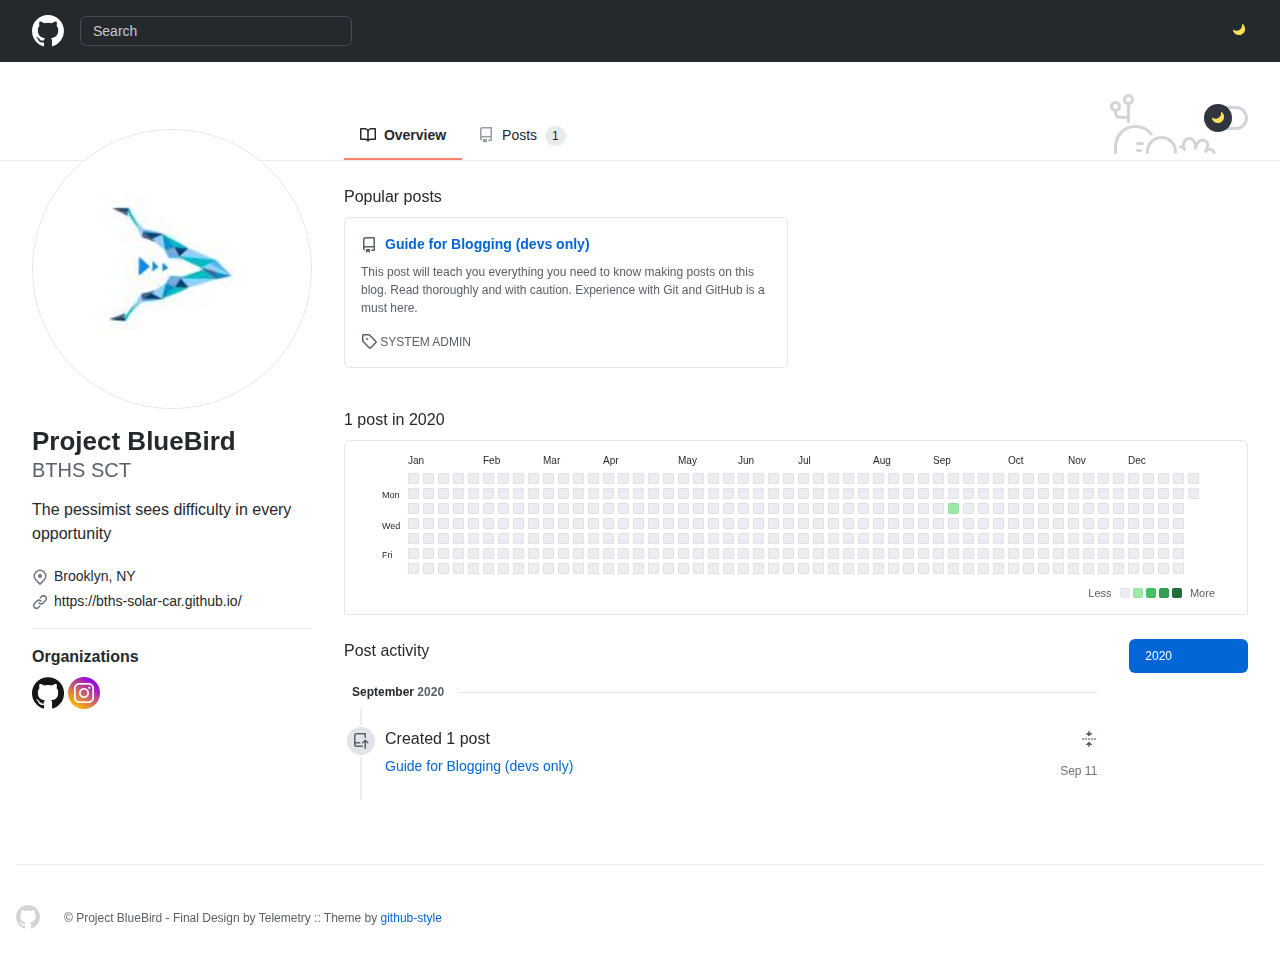
<file: index.html>
<!DOCTYPE html>
<html lang="en-us">
<head>
	<meta name="generator" content="Hugo 0.76.5" />
    <meta charset="utf-8">
    <meta name="viewport" content="width=device-width">
    <script type="application/javascript" src='https://bths-solar-car.github.io/blog/js/theme-mode.js'></script>
    <link rel="stylesheet" href='https://bths-solar-car.github.io/blog/css/frameworks.min.css' />
    <link rel="stylesheet" href='https://bths-solar-car.github.io/blog/css/github.min.css' />
    <link rel="stylesheet" href='https://bths-solar-car.github.io/blog/css/github-style.css' />
    <link rel="stylesheet" href='https://bths-solar-car.github.io/blog/css/light.css' />
    <link rel="stylesheet" href='https://bths-solar-car.github.io/blog/css/dark.css' />
    <link rel="stylesheet" href='https://bths-solar-car.github.io/blog/css/syntax.css' />
    <title>BlueBird Blog</title>
    
    <link rel="icon" type="image/x-icon" href='/images/github.png'>
    
    <meta name="theme-color" content="#1e2327">

    
    <meta name="description"
  content="" />
<meta name="keywords"
  content='Solar, Solar Car, Car, Blue, BlueBird, Blue Bird, Project, Solar Car Challenge, BTHS, Brooklyn Technical, High School, High, School, blog, electric car' />
<meta name="robots" content="noodp" />
<link rel="canonical" href="https://bths-solar-car.github.io/blog/" />


<meta name="twitter:card" content="summary" />
<meta name="twitter:title" content="BlueBird Blog" />
<meta name="twitter:description"
  content="The pessimist sees difficulty in every opportunity" />
<meta name="twitter:site" content="https://bths-solar-car.github.io/blog/" />
<meta name="twitter:creator" content="" />
<meta name="twitter:image"
  content="https://bths-solar-car.github.io/blog/">


<meta property="og:type" content="website" />
<meta property="og:title" content="BlueBird Blog">
<meta property="og:description"
  content="The pessimist sees difficulty in every opportunity" />
<meta property="og:url" content="https://bths-solar-car.github.io/blog/" />
<meta property="og:site_name" content="BlueBird Blog" />
<meta property="og:image"
  content="https://bths-solar-car.github.io/blog/">
<meta property="og:image:width" content="2048">
<meta property="og:image:height" content="1024">




<link href="/blog/index.xml" rel="alternate" type="application/rss+xml" title="BlueBird Blog" />







</head>

<body>
  <div style="position: relative">
  <header class="Header js-details-container Details px-3 px-md-4 px-lg-5 flex-wrap flex-md-nowrap open Details--on">
    <div class="Header-item mobile-none" style="margin-top: -4px; margin-bottom: -4px;">
      <a class="Header-link" href="https://bths-solar-car.github.io/blog/">
        <svg class="octicon" height="32" viewBox="0 0 16 16" version="1.1" width="32">
          <path fill-rule="evenodd"
            d="M8 0C3.58 0 0 3.58 0 8c0 3.54 2.29 6.53 5.47 7.59.4.07.55-.17.55-.38 0-.19-.01-.82-.01-1.49-2.01.37-2.53-.49-2.69-.94-.09-.23-.48-.94-.82-1.13-.28-.15-.68-.52-.01-.53.63-.01 1.08.58 1.23.82.72 1.21 1.87.87 2.33.66.07-.52.28-.87.51-1.07-1.78-.2-3.64-.89-3.64-3.95 0-.87.31-1.59.82-2.15-.08-.2-.36-1.02.08-2.12 0 0 .67-.21 2.2.82.64-.18 1.32-.27 2-.27.68 0 1.36.09 2 .27 1.53-1.04 2.2-.82 2.2-.82.44 1.1.16 1.92.08 2.12.51.56.82 1.27.82 2.15 0 3.07-1.87 3.75-3.65 3.95.29.25.54.73.54 1.48 0 1.07-.01 1.93-.01 2.2 0 .21.15.46.55.38A8.013 8.013 0 0016 8c0-4.42-3.58-8-8-8z">
          </path>
        </svg>
      </a>
    </div>
    <div class="Header-item d-md-none">
      <button class="Header-link btn-link js-details-target" type="button"
        onclick="document.querySelector('#header-search').style.display = document.querySelector('#header-search').style.display == 'none'? 'block': 'none'">
        <svg height="24" class="octicon octicon-three-bars" viewBox="0 0 16 16" version="1.1" width="24">
          <path fill-rule="evenodd"
            d="M1 2.75A.75.75 0 011.75 2h12.5a.75.75 0 110 1.5H1.75A.75.75 0 011 2.75zm0 5A.75.75 0 011.75 7h12.5a.75.75 0 110 1.5H1.75A.75.75 0 011 7.75zM1.75 12a.75.75 0 100 1.5h12.5a.75.75 0 100-1.5H1.75z">
          </path>
        </svg>
      </button>
    </div>
    <div style="display: none;" id="header-search"
      class="Header-item Header-item--full flex-column flex-md-row width-full flex-order-2 flex-md-order-none mr-0 mr-md-3 mt-3 mt-md-0 Details-content--hidden-not-important d-md-flex">
      <div
        class="Header-search header-search flex-auto js-site-search position-relative flex-self-stretch flex-md-self-auto mb-3 mb-md-0 mr-0 mr-md-3 scoped-search site-scoped-search js-jump-to">
        <div class="position-relative">
          <form target="_blank" action="https://www.google.com/search" accept-charset="UTF-8" method="get"
            autocomplete="off">
            <label
              class="Header-search-label form-control input-sm header-search-wrapper p-0 js-chromeless-input-container header-search-wrapper-jump-to position-relative d-flex flex-justify-between flex-items-center">
              <input type="text"
                class="Header-search-input form-control input-sm header-search-input jump-to-field js-jump-to-field js-site-search-focus js-site-search-field is-clearable"
                name="q" value="" placeholder="Search" autocomplete="off">
              <input type="hidden" name="q" value="site:https://bths-solar-car.github.io/blog/">
            </label>
          </form>
        </div>
      </div>
    </div>

    <div class="Header-item Header-item--full flex-justify-center d-md-none position-relative">
      <a class="Header-link " href="https://bths-solar-car.github.io/blog/">
        <svg class="octicon octicon-mark-github v-align-middle" height="32" viewBox="0 0 16 16" version="1.1"
          width="32">
          <path fill-rule="evenodd"
            d="M8 0C3.58 0 0 3.58 0 8c0 3.54 2.29 6.53 5.47 7.59.4.07.55-.17.55-.38 0-.19-.01-.82-.01-1.49-2.01.37-2.53-.49-2.69-.94-.09-.23-.48-.94-.82-1.13-.28-.15-.68-.52-.01-.53.63-.01 1.08.58 1.23.82.72 1.21 1.87.87 2.33.66.07-.52.28-.87.51-1.07-1.78-.2-3.64-.89-3.64-3.95 0-.87.31-1.59.82-2.15-.08-.2-.36-1.02.08-2.12 0 0 .67-.21 2.2.82.64-.18 1.32-.27 2-.27.68 0 1.36.09 2 .27 1.53-1.04 2.2-.82 2.2-.82.44 1.1.16 1.92.08 2.12.51.56.82 1.27.82 2.15 0 3.07-1.87 3.75-3.65 3.95.29.25.54.73.54 1.48 0 1.07-.01 1.93-.01 2.2 0 .21.15.46.55.38A8.013 8.013 0 0016 8c0-4.42-3.58-8-8-8z">
          </path>
        </svg>
      </a>
    </div>
    <div class="Header-item" style="margin-right: 0;">
      <a href="javascript:void(0)" class="Header-link no-select" onclick="switchTheme()">
        <svg style="fill: var(--color-profile-color-modes-toggle-moon);" class="no-select" viewBox="0 0 16 16"
          version="1.1" width="16" height="16">
          <path fill-rule="evenodd" clip-rule="evenodd"
            d="M4.52208 7.71754C7.5782 7.71754 10.0557 5.24006 10.0557 2.18394C10.0557 1.93498 10.0392 1.68986 10.0074 1.44961C9.95801 1.07727 10.3495 0.771159 10.6474 0.99992C12.1153 2.12716 13.0615 3.89999 13.0615 5.89383C13.0615 9.29958 10.3006 12.0605 6.89485 12.0605C3.95334 12.0605 1.49286 10.001 0.876728 7.24527C0.794841 6.87902 1.23668 6.65289 1.55321 6.85451C2.41106 7.40095 3.4296 7.71754 4.52208 7.71754Z">
          </path>
        </svg>
      </a>
    </div>
  </header>
</div>
  
<div class="application-main">
  <main>
    


<div class="mt-4 position-sticky top-0 d-none d-md-block bg-white width-full border-bottom color-border-secondary"
  style="z-index:3;">
  <div class="container-xl px-3 px-md-4 px-lg-5">
    <div class="gutter-condensed gutter-lg flex-column flex-md-row d-flex">
      <div class="flex-shrink-0 col-12 col-md-3 mb-4 mb-md-0">
      </div>
      <div class="flex-shrink-0 col-12 col-md-9 mb-4 mb-md-0">
        <div class="UnderlineNav width-full box-shadow-none hx_UnderlineNav-with-profile-color-modes-banner">
          <nav class="UnderlineNav-body">
            <a class="UnderlineNav-item  selected " href="https://bths-solar-car.github.io/blog/">
              <svg class="octicon octicon-book UnderlineNav-octicon hide-sm" height="16" viewBox="0 0 16 16"
                version="1.1" width="16">
                <path fill-rule="evenodd"
                  d="M0 1.75A.75.75 0 01.75 1h4.253c1.227 0 2.317.59 3 1.501A3.744 3.744 0 0111.006 1h4.245a.75.75 0 01.75.75v10.5a.75.75 0 01-.75.75h-4.507a2.25 2.25 0 00-1.591.659l-.622.621a.75.75 0 01-1.06 0l-.622-.621A2.25 2.25 0 005.258 13H.75a.75.75 0 01-.75-.75V1.75zm8.755 3a2.25 2.25 0 012.25-2.25H14.5v9h-3.757c-.71 0-1.4.201-1.992.572l.004-7.322zm-1.504 7.324l.004-5.073-.002-2.253A2.25 2.25 0 005.003 2.5H1.5v9h3.757a3.75 3.75 0 011.994.574z">
                </path>
              </svg>
              Overview
            </a>
            <a class="UnderlineNav-item "
              href="/post/">
              <svg class="octicon octicon-repo UnderlineNav-octicon hide-sm" height="16" viewBox="0 0 16 16"
                version="1.1" width="16">
                <path fill-rule="evenodd"
                  d="M2 2.5A2.5 2.5 0 014.5 0h8.75a.75.75 0 01.75.75v12.5a.75.75 0 01-.75.75h-2.5a.75.75 0 110-1.5h1.75v-2h-8a1 1 0 00-.714 1.7.75.75 0 01-1.072 1.05A2.495 2.495 0 012 11.5v-9zm10.5-1V9h-8c-.356 0-.694.074-1 .208V2.5a1 1 0 011-1h8zM5 12.25v3.25a.25.25 0 00.4.2l1.45-1.087a.25.25 0 01.3 0L8.6 15.7a.25.25 0 00.4-.2v-3.25a.25.25 0 00-.25-.25h-3.5a.25.25 0 00-.25.25z">
                </path>
              </svg>
              Posts
              <span class="Counter">1</span>
            </a>
          </nav>
          <div class="profile-color-modes js-promo-color-modes-banner-profile isInitialToggle">
            <svg width="106" height="60" viewBox="0 0 106 60" fill="none" stroke-width="3" stroke-linecap="round"
              stroke-linejoin="round" xmlns="http://www.w3.org/2000/svg">
              <g class="profile-color-modes-illu-group profile-color-modes-illu-red">
                <path d="M37.5 58.5V57.5C37.5 49.768 43.768 43.5 51.5 43.5V43.5C59.232 43.5 65.5 49.768 65.5 57.5V58.5">
                </path>
              </g>
              <g class="profile-color-modes-illu-group profile-color-modes-illu-orange">
                <path
                  d="M104.07 58.5C103.401 55.092 97.7635 54.3869 95.5375 57.489C97.4039 54.6411 99.7685 48.8845 94.6889 46.6592C89.4817 44.378 86.1428 50.1604 85.3786 54.1158C85.9519 50.4768 83.7226 43.294 78.219 44.6737C72.7154 46.0534 72.7793 51.3754 74.4992 55.489C74.169 54.7601 72.4917 53.3567 70.5 52.8196">
                </path>
              </g>
              <g class="profile-color-modes-illu-group profile-color-modes-illu-purple">
                <path
                  d="M5.51109 58.5V52.5C5.51109 41.4543 14.4654 32.5 25.5111 32.5C31.4845 32.5 36.8464 35.1188 40.5111 39.2709C40.7212 39.5089 40.9258 39.7521 41.1245 40">
                </path>
                <path d="M27.511 49.5C29.6777 49.5 28.911 49.5 32.511 49.5"></path>
                <path d="M27.511 56.5C29.6776 56.5 26.911 56.5 30.511 56.5"></path>
              </g>
              <g class="profile-color-modes-illu-group profile-color-modes-illu-green">
                <circle cx="5.5" cy="12.5" r="4"></circle>
                <circle cx="18.5" cy="5.5" r="4"></circle>
                <path d="M18.5 9.5L18.5 27.5"></path>
                <path d="M18.5 23.5C6 23.5 5.5 23.6064 5.5 16.5"></path>
              </g>
              <g class="profile-color-modes-illu-group profile-color-modes-illu-blue">
                <g class="profile-color-modes-illu-frame">
                  <path
                    d="M40.6983 31.5C40.5387 29.6246 40.6456 28.0199 41.1762 27.2317C42.9939 24.5312 49.7417 26.6027 52.5428 30.2409C54.2551 29.8552 56.0796 29.6619 57.9731 29.6619C59.8169 29.6619 61.5953 29.8452 63.2682 30.211C66.0833 26.5913 72.799 24.5386 74.6117 27.2317C75.6839 28.8246 75.0259 33.7525 73.9345 37.5094C74.2013 37.9848 74.4422 38.4817 74.6555 39">
                  </path>
                </g>
                <g class="profile-color-modes-illu-frame">
                  <path
                    d="M41.508 31.5C41.6336 31.2259 41.7672 30.9582 41.9085 30.6968C40.7845 26.9182 40.086 21.8512 41.1762 20.2317C42.9939 17.5312 49.7417 19.6027 52.5428 23.2409C54.2551 22.8552 56.0796 22.6619 57.9731 22.6619C59.8169 22.6619 61.5953 22.8452 63.2682 23.211C66.0833 19.5913 72.799 17.5386 74.6117 20.2317C75.6839 21.8246 75.0259 26.7525 73.9345 30.5094C75.1352 32.6488 75.811 35.2229 75.811 38.2283C75.811 38.49 75.8058 38.7472 75.7957 39">
                  </path>
                  <path d="M49.4996 33V35.6757"></path>
                  <path d="M67.3375 33V35.6757"></path>
                </g>
                <g class="profile-color-modes-illu-frame">
                  <path
                    d="M41.508 31.5C41.6336 31.2259 41.7672 30.9582 41.9085 30.6968C40.7845 26.9182 40.086 21.8512 41.1762 20.2317C42.9939 17.5312 49.7417 19.6027 52.5428 23.2409C54.2551 22.8552 56.0796 22.6619 57.9731 22.6619C59.8169 22.6619 61.5953 22.8452 63.2682 23.211C66.0833 19.5913 72.799 17.5386 74.6117 20.2317C75.6839 21.8246 75.0259 26.7525 73.9345 30.5094C75.1352 32.6488 75.811 35.2229 75.811 38.2283C75.811 38.49 75.8058 38.7472 75.7957 39">
                  </path>
                </g>
                <g class="profile-color-modes-illu-frame">
                  <path
                    d="M41.508 31.5C41.6336 31.2259 41.7672 30.9582 41.9085 30.6968C40.7845 26.9182 40.086 21.8512 41.1762 20.2317C42.9939 17.5312 49.7417 19.6027 52.5428 23.2409C54.2551 22.8552 56.0796 22.6619 57.9731 22.6619C59.8169 22.6619 61.5953 22.8452 63.2682 23.211C66.0833 19.5913 72.799 17.5386 74.6117 20.2317C75.6839 21.8246 75.0259 26.7525 73.9345 30.5094C75.1352 32.6488 75.811 35.2229 75.811 38.2283C75.811 38.49 75.8058 38.7472 75.7957 39">
                  </path>
                  <path d="M49.4996 33V35.6757"></path>
                  <path d="M67.3375 33V35.6757"></path>
                </g>
                <g class="profile-color-modes-illu-frame">
                  <path
                    d="M41.508 31.5C41.6336 31.2259 41.7672 30.9582 41.9085 30.6968C40.7845 26.9182 40.086 21.8512 41.1762 20.2317C42.9939 17.5312 49.7417 19.6027 52.5428 23.2409C54.2551 22.8552 56.0796 22.6619 57.9731 22.6619C59.8169 22.6619 61.5953 22.8452 63.2682 23.211C66.0833 19.5913 72.799 17.5386 74.6117 20.2317C75.6839 21.8246 75.0259 26.7525 73.9345 30.5094C75.1352 32.6488 75.811 35.2229 75.811 38.2283C75.811 38.49 75.8058 38.7472 75.7957 39">
                  </path>
                </g>
                <g class="profile-color-modes-illu-frame">
                  <path
                    d="M41.508 31.5C41.6336 31.2259 41.7672 30.9582 41.9085 30.6968C40.7845 26.9182 40.086 21.8512 41.1762 20.2317C42.9939 17.5312 49.7417 19.6027 52.5428 23.2409C54.2551 22.8552 56.0796 22.6619 57.9731 22.6619C59.8169 22.6619 61.5953 22.8452 63.2682 23.211C66.0833 19.5913 72.799 17.5386 74.6117 20.2317C75.6839 21.8246 75.0259 26.7525 73.9345 30.5094C75.1352 32.6488 75.811 35.2229 75.811 38.2283C75.811 38.49 75.8058 38.7472 75.7957 39">
                  </path>
                  <path d="M49.4996 33V35.6757"></path>
                  <path d="M67.3375 33V35.6757"></path>
                </g>
                <g class="profile-color-modes-illu-frame">
                  <path
                    d="M73.4999 40.2236C74.9709 38.2049 75.8108 35.5791 75.8108 32.2283C75.8108 29.2229 75.1351 26.6488 73.9344 24.5094C75.0258 20.7525 75.6838 15.8246 74.6116 14.2317C72.7989 11.5386 66.0832 13.5913 63.2681 17.211C61.5952 16.8452 59.8167 16.6619 57.973 16.6619C56.0795 16.6619 54.2549 16.8552 52.5427 17.2409C49.7416 13.6027 42.9938 11.5312 41.176 14.2317C40.0859 15.8512 40.7843 20.9182 41.9084 24.6968C41.003 26.3716 40.4146 28.3065 40.2129 30.5">
                  </path>
                  <path d="M82.9458 30.5471L76.8413 31.657"></path>
                  <path d="M76.2867 34.4319L81.8362 37.7616"></path>
                  <path d="M49.4995 27.8242V30.4999"></path>
                  <path d="M67.3374 27.8242V30.4998"></path>
                </g>
                <g class="profile-color-modes-illu-frame">
                  <path
                    d="M45.3697 34.2658C41.8877 32.1376 39.7113 28.6222 39.7113 23.2283C39.7113 20.3101 40.3483 17.7986 41.4845 15.6968C40.3605 11.9182 39.662 6.85125 40.7522 5.23168C42.5699 2.53117 49.3177 4.6027 52.1188 8.24095C53.831 7.85521 55.6556 7.66186 57.5491 7.66186C59.3929 7.66186 61.1713 7.84519 62.8442 8.21095C65.6593 4.59134 72.375 2.5386 74.1877 5.23168C75.2599 6.82461 74.6019 11.7525 73.5105 15.5094C74.7112 17.6488 75.3869 20.2229 75.3869 23.2283C75.3869 28.6222 73.2105 32.1376 69.7285 34.2658C70.8603 35.5363 72.6057 38.3556 73.3076 40">
                  </path>
                  <path d="M49.0747 19.8242V22.4999"></path>
                  <path
                    d="M54.0991 28C54.6651 29.0893 55.7863 30.0812 57.9929 30.0812C59.0642 30.0812 59.8797 29.8461 60.5 29.4788">
                  </path>
                  <path d="M66.9126 19.8242V22.4999"></path>
                  <path d="M33.2533 20.0237L39.0723 22.1767"></path>
                  <path d="M39.1369 25.0058L33.0935 27.3212"></path>
                  <path d="M81.8442 19.022L76.0252 21.1751"></path>
                  <path d="M75.961 24.0041L82.0045 26.3196"></path>
                </g>
                <g class="profile-color-modes-illu-frame">
                  <path
                    d="M73.4999 40.2236C74.9709 38.2049 75.8108 35.5791 75.8108 32.2283C75.8108 29.2229 75.1351 26.6488 73.9344 24.5094C75.0258 20.7525 75.6838 15.8246 74.6116 14.2317C72.7989 11.5386 66.0832 13.5913 63.2681 17.211C61.5952 16.8452 59.8167 16.6619 57.973 16.6619C56.0795 16.6619 54.2549 16.8552 52.5427 17.2409C49.7416 13.6027 42.9938 11.5312 41.176 14.2317C40.0859 15.8512 40.7843 20.9182 41.9084 24.6968C41.003 26.3716 40.4146 28.3065 40.2129 30.5">
                  </path>
                  <path d="M82.9458 30.5471L76.8413 31.657"></path>
                  <path d="M76.2867 34.4319L81.8362 37.7616"></path>
                  <path d="M49.4995 27.8242V30.4999"></path>
                  <path d="M67.3374 27.8242V30.4998"></path>
                </g>
                <g class="profile-color-modes-illu-frame">
                  <path
                    d="M40.6983 31.5C40.5387 29.6246 40.6456 28.0199 41.1762 27.2317C42.9939 24.5312 49.7417 26.6027 52.5428 30.2409C54.2551 29.8552 56.0796 29.6619 57.9731 29.6619C59.8169 29.6619 61.5953 29.8452 63.2682 30.211C66.0833 26.5913 72.799 24.5386 74.6117 27.2317C75.6839 28.8246 75.0259 33.7525 73.9345 37.5094C74.2013 37.9848 74.4422 38.4817 74.6555 39">
                  </path>
                </g>
              </g>
            </svg>
            <span class="profile-color-modes-toggle js-promo-color-modes-toggle no-select" tabindex="0"
              onclick="switchTheme()">
              <div class="profile-color-modes-toggle-track no-select"></div>
              <div class="profile-color-modes-toggle-thumb js-promo-color-modes-thumb">
                <svg style="fill: var(--color-profile-color-modes-toggle-moon); margin: 7px 0 0 7px;" width="14"
                  height="13" viewBox="0 0 14 13" xmlns="http://www.w3.org/2000/svg">
                  <path fill-rule="evenodd" clip-rule="evenodd"
                    d="M4.52208 7.71754C7.5782 7.71754 10.0557 5.24006 10.0557 2.18394C10.0557 1.93498 10.0392 1.68986 10.0074 1.44961C9.95801 1.07727 10.3495 0.771159 10.6474 0.99992C12.1153 2.12716 13.0615 3.89999 13.0615 5.89383C13.0615 9.29958 10.3006 12.0605 6.89485 12.0605C3.95334 12.0605 1.49286 10.001 0.876728 7.24527C0.794841 6.87902 1.23668 6.65289 1.55321 6.85451C2.41106 7.40095 3.4296 7.71754 4.52208 7.71754Z">
                  </path>
                </svg>
              </div>
            </span>
          </div>
        </div>
      </div>
    </div>
  </div>
</div>
<div class="container-xl px-3 px-md-4 px-lg-5">
  <div class="gutter-condensed gutter-lg flex-column flex-md-row d-flex">
    <div class="flex-shrink-0 col-12 col-md-3 mb-4 mb-md-0">
      <div class="h-card mt-md-n5">
        <div class="user-profile-sticky-bar js-user-profile-sticky-bar d-none d-md-block" id="headerStuck">
          <div class="user-profile-mini-vcard d-table">
            <span class="user-profile-mini-avatar d-table-cell v-align-middle lh-condensed-ultra pr-2">
              
              <img class="rounded-1 avatar-user" height="32" width="32" src="https://bths-solar-car.github.io/blog/images/avatar.png">
              
            </span>
            <span class="d-table-cell v-align-middle lh-condensed">
              <strong>Project BlueBird</strong>
            </span>
          </div>
        </div>
        <div class="clearfix d-flex d-md-block flex-items-center mb-4 mb-md-0">
          <div class="position-relative d-inline-block col-2 col-md-12 mr-3 mr-md-0 flex-shrink-0" style="z-index:4;">
            
            <a href="https://bths-solar-car.github.io/blog/images/avatar.png">
              <img style="height:auto;" alt="Avatar" width="260" height="260" id="headerImg"
                class="avatar avatar-user width-full border bg-white" src="https://bths-solar-car.github.io/blog/images/avatar.png">
            </a>
            
          </div>

          <div
            class="vcard-names-container float-left col-10 col-md-12 pt-1 pt-md-3 pb-1 pb-md-3 js-sticky js-user-profile-sticky-fields"
            data-original-top="0px" style="position: sticky;">
            <h1 class="vcard-names pl-2 pl-md-0">
              <span class="p-name vcard-fullname d-block overflow-hidden">Project BlueBird</span>
              
              <span class="p-nickname vcard-username d-block">BTHS SCT</span>
              
            </h1>
          </div>
        </div>

        <div class="p-note user-profile-bio mb-3 js-user-profile-bio f4">
          <div>The pessimist sees difficulty in every opportunity</div>
        </div>

        <div class="d-flex flex-column">
          <div class="js-profile-editable-area d-flex flex-column d-md-block">
            <ul class="vcard-details">
              
              <li class="vcard-detail pt-1 css-truncate css-truncate-target hide-sm hide-md">
                <svg class="octicon octicon-location" viewBox="0 0 16 16" version="1.1" width="16" height="16">
                  <path fill-rule="evenodd"
                    d="M11.536 3.464a5 5 0 010 7.072L8 14.07l-3.536-3.535a5 5 0 117.072-7.072v.001zm1.06 8.132a6.5 6.5 0 10-9.192 0l3.535 3.536a1.5 1.5 0 002.122 0l3.535-3.536zM8 9a2 2 0 100-4 2 2 0 000 4z">
                  </path>
                </svg>
                <span class="p-label">Brooklyn, NY</span>
              </li>
              

              

              <li class="vcard-detail pt-1 css-truncate css-truncate-target ">
                <svg class="octicon octicon-link" viewBox="0 0 16 16" version="1.1" width="16" height="16">
                  <path fill-rule="evenodd"
                    d="M7.775 3.275a.75.75 0 001.06 1.06l1.25-1.25a2 2 0 112.83 2.83l-2.5 2.5a2 2 0 01-2.83 0 .75.75 0 00-1.06 1.06 3.5 3.5 0 004.95 0l2.5-2.5a3.5 3.5 0 00-4.95-4.95l-1.25 1.25zm-4.69 9.64a2 2 0 010-2.83l2.5-2.5a2 2 0 012.83 0 .75.75 0 001.06-1.06 3.5 3.5 0 00-4.95 0l-2.5 2.5a3.5 3.5 0 004.95 4.95l1.25-1.25a.75.75 0 00-1.06-1.06l-1.25 1.25a2 2 0 01-2.83 0z">
                  </path>
                </svg>
                
                <a rel="nofollow me" class="link-gray-dark" href="https://bths-solar-car.github.io/">https://bths-solar-car.github.io/</a>
                
              </li>
            </ul>
          </div>
        </div>

        <div class="border-top color-border-secondary pt-3 mt-3 clearfix hide-sm hide-md">
          <h2 class="mb-2 h4">Organizations</h2>
          
          <a class="avatar-group-item" href="https://github.com/BTHS%20SCT">
            <img alt="@github" width="32" height="32" src="https://bths-solar-car.github.io/blog/images/github.png" class="avatar">
          </a>
          

          

          

          

          
          <a class="avatar-group-item" href="https://instagram.com/bths.solar">
            <img alt="@instagram" width="32" height="32" src="https://bths-solar-car.github.io/blog/images/instagram.png" class="avatar">
          </a>
          

          

          

          
        </div>
      </div>
    </div>

    <div class="flex-shrink-0 col-12 col-md-9 mb-4 mb-md-0">
      

<div class="UnderlineNav user-profile-nav d-block d-md-none position-sticky top-0 pl-3 ml-n3 mr-n3 pr-3 bg-white"
  style="z-index:3;">
  <nav class="UnderlineNav-body">
    <a class="UnderlineNav-item  selected " href="https://bths-solar-car.github.io/blog/">
      <svg class="octicon octicon-book UnderlineNav-octicon hide-sm" height="16" viewBox="0 0 16 16" version="1.1"
        width="16">
        <path fill-rule="evenodd"
          d="M0 1.75A.75.75 0 01.75 1h4.253c1.227 0 2.317.59 3 1.501A3.744 3.744 0 0111.006 1h4.245a.75.75 0 01.75.75v10.5a.75.75 0 01-.75.75h-4.507a2.25 2.25 0 00-1.591.659l-.622.621a.75.75 0 01-1.06 0l-.622-.621A2.25 2.25 0 005.258 13H.75a.75.75 0 01-.75-.75V1.75zm8.755 3a2.25 2.25 0 012.25-2.25H14.5v9h-3.757c-.71 0-1.4.201-1.992.572l.004-7.322zm-1.504 7.324l.004-5.073-.002-2.253A2.25 2.25 0 005.003 2.5H1.5v9h3.757a3.75 3.75 0 011.994.574z">
        </path>
      </svg>
      Overview
    </a>
    <a class='UnderlineNav-item  '
      href="/post/">
      <svg class="octicon octicon-repo UnderlineNav-octicon hide-sm" height="16" viewBox="0 0 16 16" version="1.1"
        width="16">
        <path fill-rule="evenodd"
          d="M2 2.5A2.5 2.5 0 014.5 0h8.75a.75.75 0 01.75.75v12.5a.75.75 0 01-.75.75h-2.5a.75.75 0 110-1.5h1.75v-2h-8a1 1 0 00-.714 1.7.75.75 0 01-1.072 1.05A2.495 2.495 0 012 11.5v-9zm10.5-1V9h-8c-.356 0-.694.074-1 .208V2.5a1 1 0 011-1h8zM5 12.25v3.25a.25.25 0 00.4.2l1.45-1.087a.25.25 0 01.3 0L8.6 15.7a.25.25 0 00.4-.2v-3.25a.25.25 0 00-.25-.25h-3.5a.25.25 0 00-.25.25z">
        </path>
      </svg>
      Posts
      <span class="Counter ">1</span>
    </a>
  </nav>
</div>
      
      








<div>
  <div class="position-relative">
    
    <div class="mt-4">
      <div class="js-pinned-items-reorder-container">
        <h2 class="f4 mb-2 text-normal">
          Popular posts
        </h2>
        <ol class="d-flex flex-wrap list-style-none gutter-condensed mb-4 js-pinned-items-reorder-list">
          
          <li class="col-12 col-md-6 col-lg-6 mb-3 d-flex flex-content-stretch">
            <div
              class="Box pinned-item-list-item d-flex p-3 width-full js-pinned-item-list-item public source reorderable sortable-button-item">
              <div class="pinned-item-list-item-content">
                <div class="d-flex width-full flex-items-center position-relative">
                  <svg class="octicon octicon-repo mr-2 text-gray flex-shrink-0" viewBox="0 0 16 16" version="1.1"
                    width="16" height="16">
                    <path fill-rule="evenodd"
                      d="M2 2.5A2.5 2.5 0 014.5 0h8.75a.75.75 0 01.75.75v12.5a.75.75 0 01-.75.75h-2.5a.75.75 0 110-1.5h1.75v-2h-8a1 1 0 00-.714 1.7.75.75 0 01-1.072 1.05A2.495 2.495 0 012 11.5v-9zm10.5-1V9h-8c-.356 0-.694.074-1 .208V2.5a1 1 0 011-1h8zM5 12.25v3.25a.25.25 0 00.4.2l1.45-1.087a.25.25 0 01.3 0L8.6 15.7a.25.25 0 00.4-.2v-3.25a.25.25 0 00-.25-.25h-3.5a.25.25 0 00-.25.25z">
                    </path>
                  </svg>
                  <a class="text-bold flex-auto min-width-0" href="https://bths-solar-car.github.io/blog/post/note-to-devs/">
                    <span class="repo" title="Guide for Blogging (devs only)">Guide for Blogging (devs only)</span>
                  </a>
                </div>


                <div name="summary" class="pinned-item-desc text-gray text-small d-block mt-2 mb-3">
                  This post will teach you everything you need to know making posts on this blog. Read thoroughly and with caution. Experience with Git and GitHub is a must here.
                </div>

                <p class="mb-0 f6 text-gray">
                  
                  
                  <a href="/blog/tags/system-admin" class="pinned-item-meta muted-link ">
                    <svg class="octicon octicon-tag" viewBox="0 0 16 16" version="1.1" width="16" height="16">
                      <path fill-rule="evenodd"
                        d="M2.5 7.775V2.75a.25.25 0 01.25-.25h5.025a.25.25 0 01.177.073l6.25 6.25a.25.25 0 010 .354l-5.025 5.025a.25.25 0 01-.354 0l-6.25-6.25a.25.25 0 01-.073-.177zm-1.5 0V2.75C1 1.784 1.784 1 2.75 1h5.025c.464 0 .91.184 1.238.513l6.25 6.25a1.75 1.75 0 010 2.474l-5.026 5.026a1.75 1.75 0 01-2.474 0l-6.25-6.25A1.75 1.75 0 011 7.775zM6 5a1 1 0 100 2 1 1 0 000-2z">
                      </path>
                    </svg>
                    SYSTEM ADMIN
                  </a>
                  
                  
                </p>
              </div>
            </div>
          </li>
          
        </ol>
      </div>
    </div>

    
    <div class="mt-4 position-relative" id="contributions" data='[
{
  "title": "Guide%20for%20Blogging%20%28devs%20only%29",
  "link": "https://bths-solar-car.github.io/blog/post/note-to-devs/",
  "publishDate": "2020-09-11%2013:24:16"
}
]'>
      <div class="js-yearly-contributions">
        <div class="position-relative">
          <h2 class="f4 text-normal mb-2" id="posts-count"></h2>
          <div class="border py-2 graph-before-activity-overview">
            <div
              class="js-calendar-graph mx-md-2 mx-3 d-flex flex-column flex-items-end flex-xl-items-center overflow-hidden pt-1 is-graph-loading graph-canvas calendar-graph height-full text-center">
              <svg width="828" height="128" class="js-calendar-graph-svg">
                <g transform="translate(10, 20)" id="graph-svg">
                </g>
              </svg>
            </div>
            <div class="contrib-footer clearfix mt-1 mx-3 px-3 pb-1">
              <div class="float-left text-gray">
              </div>
              <div class="contrib-legend text-gray">
                Less
                <ul class="legend">
                  <li style="background-color: var(--color-calendar-graph-day-bg)"></li>
                  <li style="background-color: var(--color-calendar-graph-day-L1-bg)"></li>
                  <li style="background-color: var(--color-calendar-graph-day-L2-bg)"></li>
                  <li style="background-color: var(--color-calendar-graph-day-L3-bg)"></li>
                  <li style="background-color: var(--color-calendar-graph-day-L4-bg)"></li>
                </ul>
                More
              </div>
            </div>
          </div>
        </div>
      </div>

      <div class="activity-listing contribution-activity">
        <div class="d-none d-lg-block">
          <div class="js-profile-timeline-year-list bg-white float-right col-2 pl-5 is-placeholder"
            style="visibility: hidden; display: none; height: 210px;"></div>
          <div style="top: 74px; position: static;"
            class="js-profile-timeline-year-list bg-white js-sticky float-right col-2 pl-5">
            <ul class="filter-list small" id="year-list">
            </ul>
          </div>
        </div>

        <h2 class="f4 text-normal mt-4 mb-3">
          Post activity
        </h2>

        <div id="posts-activity">
        </div>
      </div>

    </div>

    <div id="pinned-items-modal-wrapper"></div>

  </div>
</div>


<div id="svg-tip" class="svg-tip svg-tip-one-line" style="pointer-events: none; display: none;">
</div>

      
    </div>
  </div>
</div>
<script>
window.onscroll = function (e) {
  const headerImg = document.querySelector('#headerImg');
  if (headerImg.getBoundingClientRect().bottom <= 0) {
    document.querySelector('#headerStuck').classList.add('is-stuck');
  } else {
    document.querySelector('#headerStuck').classList.remove('is-stuck');
  }
};
</script>

    
  </main>
</div>

  <div class="footer container-xl width-full p-responsive">
  <div
    class="position-relative d-flex flex-row-reverse flex-lg-row flex-wrap flex-lg-nowrap flex-justify-center flex-lg-justify-between flex-sm-items-center pt-6 pb-2 mt-6 f6 text-gray border-top border-gray-light ">
    <a aria-label="Homepage" title="GitHub" class="footer-octicon d-none d-lg-block mr-lg-4" href="https://bths-solar-car.github.io/blog/">
      <svg height="24" class="octicon octicon-mark-github" viewBox="0 0 16 16" version="1.1" width="24">
        <path fill-rule="evenodd"
          d="M8 0C3.58 0 0 3.58 0 8c0 3.54 2.29 6.53 5.47 7.59.4.07.55-.17.55-.38 0-.19-.01-.82-.01-1.49-2.01.37-2.53-.49-2.69-.94-.09-.23-.48-.94-.82-1.13-.28-.15-.68-.52-.01-.53.63-.01 1.08.58 1.23.82.72 1.21 1.87.87 2.33.66.07-.52.28-.87.51-1.07-1.78-.2-3.64-.89-3.64-3.95 0-.87.31-1.59.82-2.15-.08-.2-.36-1.02.08-2.12 0 0 .67-.21 2.2.82.64-.18 1.32-.27 2-.27.68 0 1.36.09 2 .27 1.53-1.04 2.2-.82 2.2-.82.44 1.1.16 1.92.08 2.12.51.56.82 1.27.82 2.15 0 3.07-1.87 3.75-3.65 3.95.29.25.54.73.54 1.48 0 1.07-.01 1.93-.01 2.2 0 .21.15.46.55.38A8.013 8.013 0 0016 8c0-4.42-3.58-8-8-8z">
        </path>
      </svg>
    </a>
    <ul class="list-style-none d-flex flex-wrap col-12 flex-justify-center flex-lg-justify-between mb-2 mb-lg-0">
      
      <li class="mr-3 mr-lg-0">© Project BlueBird - Final Design by Telemetry :: Theme by <a href='https://github.com/MeiK2333/github-style'>github-style</a></li>
      
    </ul>
  </div>
  <div class="d-flex flex-justify-center pb-6">
    <span class="f6 text-gray-light"></span>
  </div>


</div>

</body>

<script type="application/javascript" src="https://bths-solar-car.github.io/blog/js/github-style.js"></script>



</html>
</file>
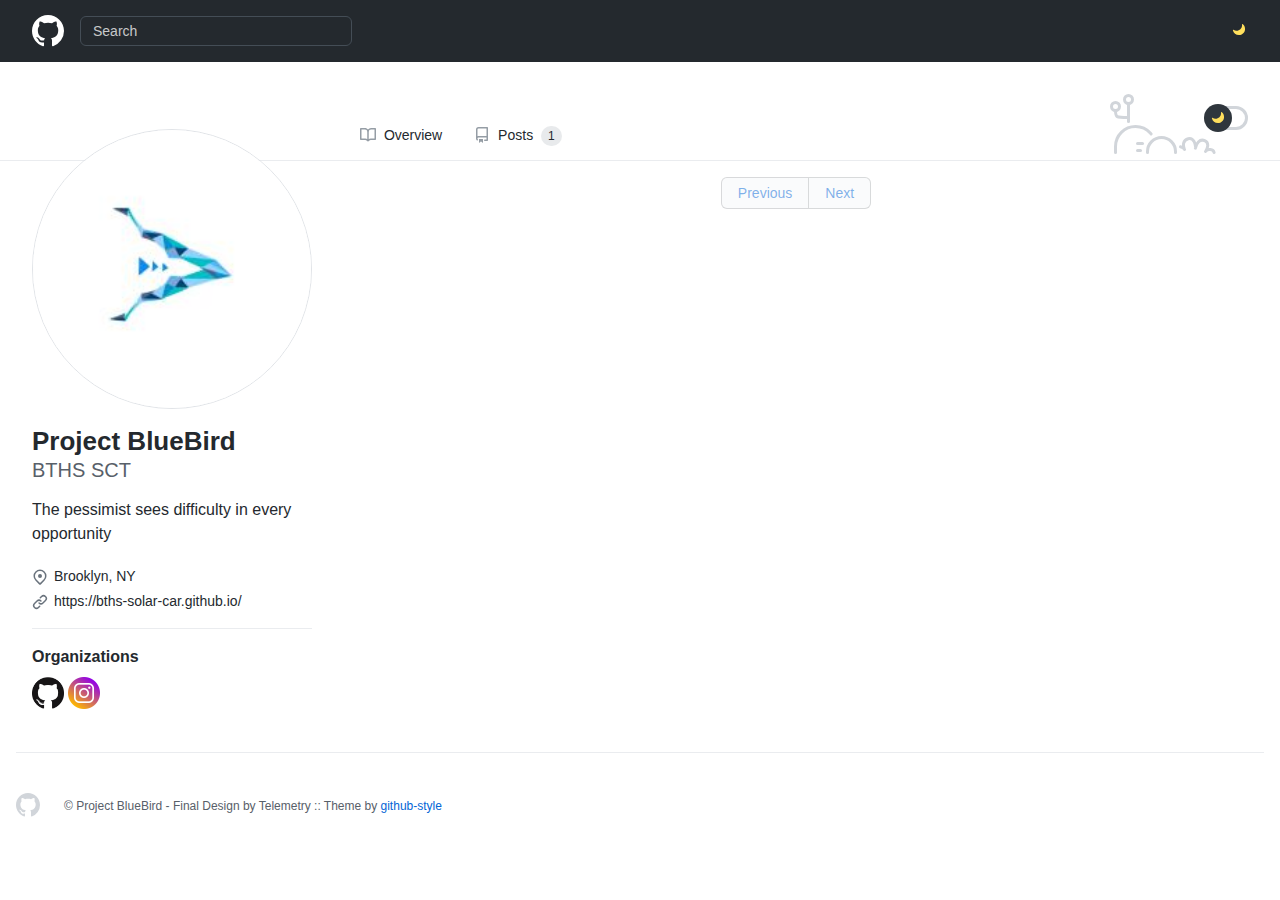
<file: categories/index.html>
<!DOCTYPE html>
<html lang="en-us">
<head>
    <meta charset="utf-8">
    <meta name="viewport" content="width=device-width">
    <script type="application/javascript" src='https://bths-solar-car.github.io/blog/js/theme-mode.js'></script>
    <link rel="stylesheet" href='https://bths-solar-car.github.io/blog/css/frameworks.min.css' />
    <link rel="stylesheet" href='https://bths-solar-car.github.io/blog/css/github.min.css' />
    <link rel="stylesheet" href='https://bths-solar-car.github.io/blog/css/github-style.css' />
    <link rel="stylesheet" href='https://bths-solar-car.github.io/blog/css/light.css' />
    <link rel="stylesheet" href='https://bths-solar-car.github.io/blog/css/dark.css' />
    <link rel="stylesheet" href='https://bths-solar-car.github.io/blog/css/syntax.css' />
    <title>Categories - BlueBird Blog</title>
    
    <link rel="icon" type="image/x-icon" href='/images/github.png'>
    
    <meta name="theme-color" content="#1e2327">

    
    <meta name="description"
  content="" />
<meta name="keywords"
  content='Solar, Solar Car, Car, Blue, BlueBird, Blue Bird, Project, Solar Car Challenge, BTHS, Brooklyn Technical, High School, High, School, blog, electric car' />
<meta name="robots" content="noodp" />
<link rel="canonical" href="https://bths-solar-car.github.io/blog/categories/" />


<meta name="twitter:card" content="summary" />
<meta name="twitter:title" content="Categories - BlueBird Blog" />
<meta name="twitter:description"
  content="" />
<meta name="twitter:site" content="https://bths-solar-car.github.io/blog/" />
<meta name="twitter:creator" content="" />
<meta name="twitter:image"
  content="https://bths-solar-car.github.io/blog/">


<meta property="og:type" content="website" />
<meta property="og:title" content="Categories - BlueBird Blog">
<meta property="og:description"
  content="" />
<meta property="og:url" content="https://bths-solar-car.github.io/blog/categories/" />
<meta property="og:site_name" content="Categories" />
<meta property="og:image"
  content="https://bths-solar-car.github.io/blog/">
<meta property="og:image:width" content="2048">
<meta property="og:image:height" content="1024">




<link href="/blog/categories/index.xml" rel="alternate" type="application/rss+xml" title="BlueBird Blog" />







</head>

<body>
  <div style="position: relative">
  <header class="Header js-details-container Details px-3 px-md-4 px-lg-5 flex-wrap flex-md-nowrap open Details--on">
    <div class="Header-item mobile-none" style="margin-top: -4px; margin-bottom: -4px;">
      <a class="Header-link" href="https://bths-solar-car.github.io/blog/">
        <svg class="octicon" height="32" viewBox="0 0 16 16" version="1.1" width="32">
          <path fill-rule="evenodd"
            d="M8 0C3.58 0 0 3.58 0 8c0 3.54 2.29 6.53 5.47 7.59.4.07.55-.17.55-.38 0-.19-.01-.82-.01-1.49-2.01.37-2.53-.49-2.69-.94-.09-.23-.48-.94-.82-1.13-.28-.15-.68-.52-.01-.53.63-.01 1.08.58 1.23.82.72 1.21 1.87.87 2.33.66.07-.52.28-.87.51-1.07-1.78-.2-3.64-.89-3.64-3.95 0-.87.31-1.59.82-2.15-.08-.2-.36-1.02.08-2.12 0 0 .67-.21 2.2.82.64-.18 1.32-.27 2-.27.68 0 1.36.09 2 .27 1.53-1.04 2.2-.82 2.2-.82.44 1.1.16 1.92.08 2.12.51.56.82 1.27.82 2.15 0 3.07-1.87 3.75-3.65 3.95.29.25.54.73.54 1.48 0 1.07-.01 1.93-.01 2.2 0 .21.15.46.55.38A8.013 8.013 0 0016 8c0-4.42-3.58-8-8-8z">
          </path>
        </svg>
      </a>
    </div>
    <div class="Header-item d-md-none">
      <button class="Header-link btn-link js-details-target" type="button"
        onclick="document.querySelector('#header-search').style.display = document.querySelector('#header-search').style.display == 'none'? 'block': 'none'">
        <svg height="24" class="octicon octicon-three-bars" viewBox="0 0 16 16" version="1.1" width="24">
          <path fill-rule="evenodd"
            d="M1 2.75A.75.75 0 011.75 2h12.5a.75.75 0 110 1.5H1.75A.75.75 0 011 2.75zm0 5A.75.75 0 011.75 7h12.5a.75.75 0 110 1.5H1.75A.75.75 0 011 7.75zM1.75 12a.75.75 0 100 1.5h12.5a.75.75 0 100-1.5H1.75z">
          </path>
        </svg>
      </button>
    </div>
    <div style="display: none;" id="header-search"
      class="Header-item Header-item--full flex-column flex-md-row width-full flex-order-2 flex-md-order-none mr-0 mr-md-3 mt-3 mt-md-0 Details-content--hidden-not-important d-md-flex">
      <div
        class="Header-search header-search flex-auto js-site-search position-relative flex-self-stretch flex-md-self-auto mb-3 mb-md-0 mr-0 mr-md-3 scoped-search site-scoped-search js-jump-to">
        <div class="position-relative">
          <form target="_blank" action="https://www.google.com/search" accept-charset="UTF-8" method="get"
            autocomplete="off">
            <label
              class="Header-search-label form-control input-sm header-search-wrapper p-0 js-chromeless-input-container header-search-wrapper-jump-to position-relative d-flex flex-justify-between flex-items-center">
              <input type="text"
                class="Header-search-input form-control input-sm header-search-input jump-to-field js-jump-to-field js-site-search-focus js-site-search-field is-clearable"
                name="q" value="" placeholder="Search" autocomplete="off">
              <input type="hidden" name="q" value="site:https://bths-solar-car.github.io/blog/">
            </label>
          </form>
        </div>
      </div>
    </div>

    <div class="Header-item Header-item--full flex-justify-center d-md-none position-relative">
      <a class="Header-link " href="https://bths-solar-car.github.io/blog/">
        <svg class="octicon octicon-mark-github v-align-middle" height="32" viewBox="0 0 16 16" version="1.1"
          width="32">
          <path fill-rule="evenodd"
            d="M8 0C3.58 0 0 3.58 0 8c0 3.54 2.29 6.53 5.47 7.59.4.07.55-.17.55-.38 0-.19-.01-.82-.01-1.49-2.01.37-2.53-.49-2.69-.94-.09-.23-.48-.94-.82-1.13-.28-.15-.68-.52-.01-.53.63-.01 1.08.58 1.23.82.72 1.21 1.87.87 2.33.66.07-.52.28-.87.51-1.07-1.78-.2-3.64-.89-3.64-3.95 0-.87.31-1.59.82-2.15-.08-.2-.36-1.02.08-2.12 0 0 .67-.21 2.2.82.64-.18 1.32-.27 2-.27.68 0 1.36.09 2 .27 1.53-1.04 2.2-.82 2.2-.82.44 1.1.16 1.92.08 2.12.51.56.82 1.27.82 2.15 0 3.07-1.87 3.75-3.65 3.95.29.25.54.73.54 1.48 0 1.07-.01 1.93-.01 2.2 0 .21.15.46.55.38A8.013 8.013 0 0016 8c0-4.42-3.58-8-8-8z">
          </path>
        </svg>
      </a>
    </div>
    <div class="Header-item" style="margin-right: 0;">
      <a href="javascript:void(0)" class="Header-link no-select" onclick="switchTheme()">
        <svg style="fill: var(--color-profile-color-modes-toggle-moon);" class="no-select" viewBox="0 0 16 16"
          version="1.1" width="16" height="16">
          <path fill-rule="evenodd" clip-rule="evenodd"
            d="M4.52208 7.71754C7.5782 7.71754 10.0557 5.24006 10.0557 2.18394C10.0557 1.93498 10.0392 1.68986 10.0074 1.44961C9.95801 1.07727 10.3495 0.771159 10.6474 0.99992C12.1153 2.12716 13.0615 3.89999 13.0615 5.89383C13.0615 9.29958 10.3006 12.0605 6.89485 12.0605C3.95334 12.0605 1.49286 10.001 0.876728 7.24527C0.794841 6.87902 1.23668 6.65289 1.55321 6.85451C2.41106 7.40095 3.4296 7.71754 4.52208 7.71754Z">
          </path>
        </svg>
      </a>
    </div>
  </header>
</div>
  
<div class="application-main">
  <main>
    


<div class="mt-4 position-sticky top-0 d-none d-md-block bg-white width-full border-bottom color-border-secondary"
  style="z-index:3;">
  <div class="container-xl px-3 px-md-4 px-lg-5">
    <div class="gutter-condensed gutter-lg flex-column flex-md-row d-flex">
      <div class="flex-shrink-0 col-12 col-md-3 mb-4 mb-md-0">
      </div>
      <div class="flex-shrink-0 col-12 col-md-9 mb-4 mb-md-0">
        <div class="UnderlineNav width-full box-shadow-none hx_UnderlineNav-with-profile-color-modes-banner">
          <nav class="UnderlineNav-body">
            <a class="UnderlineNav-item " href="https://bths-solar-car.github.io/blog/">
              <svg class="octicon octicon-book UnderlineNav-octicon hide-sm" height="16" viewBox="0 0 16 16"
                version="1.1" width="16">
                <path fill-rule="evenodd"
                  d="M0 1.75A.75.75 0 01.75 1h4.253c1.227 0 2.317.59 3 1.501A3.744 3.744 0 0111.006 1h4.245a.75.75 0 01.75.75v10.5a.75.75 0 01-.75.75h-4.507a2.25 2.25 0 00-1.591.659l-.622.621a.75.75 0 01-1.06 0l-.622-.621A2.25 2.25 0 005.258 13H.75a.75.75 0 01-.75-.75V1.75zm8.755 3a2.25 2.25 0 012.25-2.25H14.5v9h-3.757c-.71 0-1.4.201-1.992.572l.004-7.322zm-1.504 7.324l.004-5.073-.002-2.253A2.25 2.25 0 005.003 2.5H1.5v9h3.757a3.75 3.75 0 011.994.574z">
                </path>
              </svg>
              Overview
            </a>
            <a class="UnderlineNav-item "
              href="/post/">
              <svg class="octicon octicon-repo UnderlineNav-octicon hide-sm" height="16" viewBox="0 0 16 16"
                version="1.1" width="16">
                <path fill-rule="evenodd"
                  d="M2 2.5A2.5 2.5 0 014.5 0h8.75a.75.75 0 01.75.75v12.5a.75.75 0 01-.75.75h-2.5a.75.75 0 110-1.5h1.75v-2h-8a1 1 0 00-.714 1.7.75.75 0 01-1.072 1.05A2.495 2.495 0 012 11.5v-9zm10.5-1V9h-8c-.356 0-.694.074-1 .208V2.5a1 1 0 011-1h8zM5 12.25v3.25a.25.25 0 00.4.2l1.45-1.087a.25.25 0 01.3 0L8.6 15.7a.25.25 0 00.4-.2v-3.25a.25.25 0 00-.25-.25h-3.5a.25.25 0 00-.25.25z">
                </path>
              </svg>
              Posts
              <span class="Counter">1</span>
            </a>
          </nav>
          <div class="profile-color-modes js-promo-color-modes-banner-profile isInitialToggle">
            <svg width="106" height="60" viewBox="0 0 106 60" fill="none" stroke-width="3" stroke-linecap="round"
              stroke-linejoin="round" xmlns="http://www.w3.org/2000/svg">
              <g class="profile-color-modes-illu-group profile-color-modes-illu-red">
                <path d="M37.5 58.5V57.5C37.5 49.768 43.768 43.5 51.5 43.5V43.5C59.232 43.5 65.5 49.768 65.5 57.5V58.5">
                </path>
              </g>
              <g class="profile-color-modes-illu-group profile-color-modes-illu-orange">
                <path
                  d="M104.07 58.5C103.401 55.092 97.7635 54.3869 95.5375 57.489C97.4039 54.6411 99.7685 48.8845 94.6889 46.6592C89.4817 44.378 86.1428 50.1604 85.3786 54.1158C85.9519 50.4768 83.7226 43.294 78.219 44.6737C72.7154 46.0534 72.7793 51.3754 74.4992 55.489C74.169 54.7601 72.4917 53.3567 70.5 52.8196">
                </path>
              </g>
              <g class="profile-color-modes-illu-group profile-color-modes-illu-purple">
                <path
                  d="M5.51109 58.5V52.5C5.51109 41.4543 14.4654 32.5 25.5111 32.5C31.4845 32.5 36.8464 35.1188 40.5111 39.2709C40.7212 39.5089 40.9258 39.7521 41.1245 40">
                </path>
                <path d="M27.511 49.5C29.6777 49.5 28.911 49.5 32.511 49.5"></path>
                <path d="M27.511 56.5C29.6776 56.5 26.911 56.5 30.511 56.5"></path>
              </g>
              <g class="profile-color-modes-illu-group profile-color-modes-illu-green">
                <circle cx="5.5" cy="12.5" r="4"></circle>
                <circle cx="18.5" cy="5.5" r="4"></circle>
                <path d="M18.5 9.5L18.5 27.5"></path>
                <path d="M18.5 23.5C6 23.5 5.5 23.6064 5.5 16.5"></path>
              </g>
              <g class="profile-color-modes-illu-group profile-color-modes-illu-blue">
                <g class="profile-color-modes-illu-frame">
                  <path
                    d="M40.6983 31.5C40.5387 29.6246 40.6456 28.0199 41.1762 27.2317C42.9939 24.5312 49.7417 26.6027 52.5428 30.2409C54.2551 29.8552 56.0796 29.6619 57.9731 29.6619C59.8169 29.6619 61.5953 29.8452 63.2682 30.211C66.0833 26.5913 72.799 24.5386 74.6117 27.2317C75.6839 28.8246 75.0259 33.7525 73.9345 37.5094C74.2013 37.9848 74.4422 38.4817 74.6555 39">
                  </path>
                </g>
                <g class="profile-color-modes-illu-frame">
                  <path
                    d="M41.508 31.5C41.6336 31.2259 41.7672 30.9582 41.9085 30.6968C40.7845 26.9182 40.086 21.8512 41.1762 20.2317C42.9939 17.5312 49.7417 19.6027 52.5428 23.2409C54.2551 22.8552 56.0796 22.6619 57.9731 22.6619C59.8169 22.6619 61.5953 22.8452 63.2682 23.211C66.0833 19.5913 72.799 17.5386 74.6117 20.2317C75.6839 21.8246 75.0259 26.7525 73.9345 30.5094C75.1352 32.6488 75.811 35.2229 75.811 38.2283C75.811 38.49 75.8058 38.7472 75.7957 39">
                  </path>
                  <path d="M49.4996 33V35.6757"></path>
                  <path d="M67.3375 33V35.6757"></path>
                </g>
                <g class="profile-color-modes-illu-frame">
                  <path
                    d="M41.508 31.5C41.6336 31.2259 41.7672 30.9582 41.9085 30.6968C40.7845 26.9182 40.086 21.8512 41.1762 20.2317C42.9939 17.5312 49.7417 19.6027 52.5428 23.2409C54.2551 22.8552 56.0796 22.6619 57.9731 22.6619C59.8169 22.6619 61.5953 22.8452 63.2682 23.211C66.0833 19.5913 72.799 17.5386 74.6117 20.2317C75.6839 21.8246 75.0259 26.7525 73.9345 30.5094C75.1352 32.6488 75.811 35.2229 75.811 38.2283C75.811 38.49 75.8058 38.7472 75.7957 39">
                  </path>
                </g>
                <g class="profile-color-modes-illu-frame">
                  <path
                    d="M41.508 31.5C41.6336 31.2259 41.7672 30.9582 41.9085 30.6968C40.7845 26.9182 40.086 21.8512 41.1762 20.2317C42.9939 17.5312 49.7417 19.6027 52.5428 23.2409C54.2551 22.8552 56.0796 22.6619 57.9731 22.6619C59.8169 22.6619 61.5953 22.8452 63.2682 23.211C66.0833 19.5913 72.799 17.5386 74.6117 20.2317C75.6839 21.8246 75.0259 26.7525 73.9345 30.5094C75.1352 32.6488 75.811 35.2229 75.811 38.2283C75.811 38.49 75.8058 38.7472 75.7957 39">
                  </path>
                  <path d="M49.4996 33V35.6757"></path>
                  <path d="M67.3375 33V35.6757"></path>
                </g>
                <g class="profile-color-modes-illu-frame">
                  <path
                    d="M41.508 31.5C41.6336 31.2259 41.7672 30.9582 41.9085 30.6968C40.7845 26.9182 40.086 21.8512 41.1762 20.2317C42.9939 17.5312 49.7417 19.6027 52.5428 23.2409C54.2551 22.8552 56.0796 22.6619 57.9731 22.6619C59.8169 22.6619 61.5953 22.8452 63.2682 23.211C66.0833 19.5913 72.799 17.5386 74.6117 20.2317C75.6839 21.8246 75.0259 26.7525 73.9345 30.5094C75.1352 32.6488 75.811 35.2229 75.811 38.2283C75.811 38.49 75.8058 38.7472 75.7957 39">
                  </path>
                </g>
                <g class="profile-color-modes-illu-frame">
                  <path
                    d="M41.508 31.5C41.6336 31.2259 41.7672 30.9582 41.9085 30.6968C40.7845 26.9182 40.086 21.8512 41.1762 20.2317C42.9939 17.5312 49.7417 19.6027 52.5428 23.2409C54.2551 22.8552 56.0796 22.6619 57.9731 22.6619C59.8169 22.6619 61.5953 22.8452 63.2682 23.211C66.0833 19.5913 72.799 17.5386 74.6117 20.2317C75.6839 21.8246 75.0259 26.7525 73.9345 30.5094C75.1352 32.6488 75.811 35.2229 75.811 38.2283C75.811 38.49 75.8058 38.7472 75.7957 39">
                  </path>
                  <path d="M49.4996 33V35.6757"></path>
                  <path d="M67.3375 33V35.6757"></path>
                </g>
                <g class="profile-color-modes-illu-frame">
                  <path
                    d="M73.4999 40.2236C74.9709 38.2049 75.8108 35.5791 75.8108 32.2283C75.8108 29.2229 75.1351 26.6488 73.9344 24.5094C75.0258 20.7525 75.6838 15.8246 74.6116 14.2317C72.7989 11.5386 66.0832 13.5913 63.2681 17.211C61.5952 16.8452 59.8167 16.6619 57.973 16.6619C56.0795 16.6619 54.2549 16.8552 52.5427 17.2409C49.7416 13.6027 42.9938 11.5312 41.176 14.2317C40.0859 15.8512 40.7843 20.9182 41.9084 24.6968C41.003 26.3716 40.4146 28.3065 40.2129 30.5">
                  </path>
                  <path d="M82.9458 30.5471L76.8413 31.657"></path>
                  <path d="M76.2867 34.4319L81.8362 37.7616"></path>
                  <path d="M49.4995 27.8242V30.4999"></path>
                  <path d="M67.3374 27.8242V30.4998"></path>
                </g>
                <g class="profile-color-modes-illu-frame">
                  <path
                    d="M45.3697 34.2658C41.8877 32.1376 39.7113 28.6222 39.7113 23.2283C39.7113 20.3101 40.3483 17.7986 41.4845 15.6968C40.3605 11.9182 39.662 6.85125 40.7522 5.23168C42.5699 2.53117 49.3177 4.6027 52.1188 8.24095C53.831 7.85521 55.6556 7.66186 57.5491 7.66186C59.3929 7.66186 61.1713 7.84519 62.8442 8.21095C65.6593 4.59134 72.375 2.5386 74.1877 5.23168C75.2599 6.82461 74.6019 11.7525 73.5105 15.5094C74.7112 17.6488 75.3869 20.2229 75.3869 23.2283C75.3869 28.6222 73.2105 32.1376 69.7285 34.2658C70.8603 35.5363 72.6057 38.3556 73.3076 40">
                  </path>
                  <path d="M49.0747 19.8242V22.4999"></path>
                  <path
                    d="M54.0991 28C54.6651 29.0893 55.7863 30.0812 57.9929 30.0812C59.0642 30.0812 59.8797 29.8461 60.5 29.4788">
                  </path>
                  <path d="M66.9126 19.8242V22.4999"></path>
                  <path d="M33.2533 20.0237L39.0723 22.1767"></path>
                  <path d="M39.1369 25.0058L33.0935 27.3212"></path>
                  <path d="M81.8442 19.022L76.0252 21.1751"></path>
                  <path d="M75.961 24.0041L82.0045 26.3196"></path>
                </g>
                <g class="profile-color-modes-illu-frame">
                  <path
                    d="M73.4999 40.2236C74.9709 38.2049 75.8108 35.5791 75.8108 32.2283C75.8108 29.2229 75.1351 26.6488 73.9344 24.5094C75.0258 20.7525 75.6838 15.8246 74.6116 14.2317C72.7989 11.5386 66.0832 13.5913 63.2681 17.211C61.5952 16.8452 59.8167 16.6619 57.973 16.6619C56.0795 16.6619 54.2549 16.8552 52.5427 17.2409C49.7416 13.6027 42.9938 11.5312 41.176 14.2317C40.0859 15.8512 40.7843 20.9182 41.9084 24.6968C41.003 26.3716 40.4146 28.3065 40.2129 30.5">
                  </path>
                  <path d="M82.9458 30.5471L76.8413 31.657"></path>
                  <path d="M76.2867 34.4319L81.8362 37.7616"></path>
                  <path d="M49.4995 27.8242V30.4999"></path>
                  <path d="M67.3374 27.8242V30.4998"></path>
                </g>
                <g class="profile-color-modes-illu-frame">
                  <path
                    d="M40.6983 31.5C40.5387 29.6246 40.6456 28.0199 41.1762 27.2317C42.9939 24.5312 49.7417 26.6027 52.5428 30.2409C54.2551 29.8552 56.0796 29.6619 57.9731 29.6619C59.8169 29.6619 61.5953 29.8452 63.2682 30.211C66.0833 26.5913 72.799 24.5386 74.6117 27.2317C75.6839 28.8246 75.0259 33.7525 73.9345 37.5094C74.2013 37.9848 74.4422 38.4817 74.6555 39">
                  </path>
                </g>
              </g>
            </svg>
            <span class="profile-color-modes-toggle js-promo-color-modes-toggle no-select" tabindex="0"
              onclick="switchTheme()">
              <div class="profile-color-modes-toggle-track no-select"></div>
              <div class="profile-color-modes-toggle-thumb js-promo-color-modes-thumb">
                <svg style="fill: var(--color-profile-color-modes-toggle-moon); margin: 7px 0 0 7px;" width="14"
                  height="13" viewBox="0 0 14 13" xmlns="http://www.w3.org/2000/svg">
                  <path fill-rule="evenodd" clip-rule="evenodd"
                    d="M4.52208 7.71754C7.5782 7.71754 10.0557 5.24006 10.0557 2.18394C10.0557 1.93498 10.0392 1.68986 10.0074 1.44961C9.95801 1.07727 10.3495 0.771159 10.6474 0.99992C12.1153 2.12716 13.0615 3.89999 13.0615 5.89383C13.0615 9.29958 10.3006 12.0605 6.89485 12.0605C3.95334 12.0605 1.49286 10.001 0.876728 7.24527C0.794841 6.87902 1.23668 6.65289 1.55321 6.85451C2.41106 7.40095 3.4296 7.71754 4.52208 7.71754Z">
                  </path>
                </svg>
              </div>
            </span>
          </div>
        </div>
      </div>
    </div>
  </div>
</div>
<div class="container-xl px-3 px-md-4 px-lg-5">
  <div class="gutter-condensed gutter-lg flex-column flex-md-row d-flex">
    <div class="flex-shrink-0 col-12 col-md-3 mb-4 mb-md-0">
      <div class="h-card mt-md-n5">
        <div class="user-profile-sticky-bar js-user-profile-sticky-bar d-none d-md-block" id="headerStuck">
          <div class="user-profile-mini-vcard d-table">
            <span class="user-profile-mini-avatar d-table-cell v-align-middle lh-condensed-ultra pr-2">
              
              <img class="rounded-1 avatar-user" height="32" width="32" src="https://bths-solar-car.github.io/blog/images/avatar.png">
              
            </span>
            <span class="d-table-cell v-align-middle lh-condensed">
              <strong>Project BlueBird</strong>
            </span>
          </div>
        </div>
        <div class="clearfix d-flex d-md-block flex-items-center mb-4 mb-md-0">
          <div class="position-relative d-inline-block col-2 col-md-12 mr-3 mr-md-0 flex-shrink-0" style="z-index:4;">
            
            <a href="https://bths-solar-car.github.io/blog/images/avatar.png">
              <img style="height:auto;" alt="Avatar" width="260" height="260" id="headerImg"
                class="avatar avatar-user width-full border bg-white" src="https://bths-solar-car.github.io/blog/images/avatar.png">
            </a>
            
          </div>

          <div
            class="vcard-names-container float-left col-10 col-md-12 pt-1 pt-md-3 pb-1 pb-md-3 js-sticky js-user-profile-sticky-fields"
            data-original-top="0px" style="position: sticky;">
            <h1 class="vcard-names pl-2 pl-md-0">
              <span class="p-name vcard-fullname d-block overflow-hidden">Project BlueBird</span>
              
              <span class="p-nickname vcard-username d-block">BTHS SCT</span>
              
            </h1>
          </div>
        </div>

        <div class="p-note user-profile-bio mb-3 js-user-profile-bio f4">
          <div>The pessimist sees difficulty in every opportunity</div>
        </div>

        <div class="d-flex flex-column">
          <div class="js-profile-editable-area d-flex flex-column d-md-block">
            <ul class="vcard-details">
              
              <li class="vcard-detail pt-1 css-truncate css-truncate-target hide-sm hide-md">
                <svg class="octicon octicon-location" viewBox="0 0 16 16" version="1.1" width="16" height="16">
                  <path fill-rule="evenodd"
                    d="M11.536 3.464a5 5 0 010 7.072L8 14.07l-3.536-3.535a5 5 0 117.072-7.072v.001zm1.06 8.132a6.5 6.5 0 10-9.192 0l3.535 3.536a1.5 1.5 0 002.122 0l3.535-3.536zM8 9a2 2 0 100-4 2 2 0 000 4z">
                  </path>
                </svg>
                <span class="p-label">Brooklyn, NY</span>
              </li>
              

              

              <li class="vcard-detail pt-1 css-truncate css-truncate-target ">
                <svg class="octicon octicon-link" viewBox="0 0 16 16" version="1.1" width="16" height="16">
                  <path fill-rule="evenodd"
                    d="M7.775 3.275a.75.75 0 001.06 1.06l1.25-1.25a2 2 0 112.83 2.83l-2.5 2.5a2 2 0 01-2.83 0 .75.75 0 00-1.06 1.06 3.5 3.5 0 004.95 0l2.5-2.5a3.5 3.5 0 00-4.95-4.95l-1.25 1.25zm-4.69 9.64a2 2 0 010-2.83l2.5-2.5a2 2 0 012.83 0 .75.75 0 001.06-1.06 3.5 3.5 0 00-4.95 0l-2.5 2.5a3.5 3.5 0 004.95 4.95l1.25-1.25a.75.75 0 00-1.06-1.06l-1.25 1.25a2 2 0 01-2.83 0z">
                  </path>
                </svg>
                
                <a rel="nofollow me" class="link-gray-dark" href="https://bths-solar-car.github.io/">https://bths-solar-car.github.io/</a>
                
              </li>
            </ul>
          </div>
        </div>

        <div class="border-top color-border-secondary pt-3 mt-3 clearfix hide-sm hide-md">
          <h2 class="mb-2 h4">Organizations</h2>
          
          <a class="avatar-group-item" href="https://github.com/BTHS%20SCT">
            <img alt="@github" width="32" height="32" src="https://bths-solar-car.github.io/blog/images/github.png" class="avatar">
          </a>
          

          

          

          

          
          <a class="avatar-group-item" href="https://instagram.com/bths.solar">
            <img alt="@instagram" width="32" height="32" src="https://bths-solar-car.github.io/blog/images/instagram.png" class="avatar">
          </a>
          

          

          

          
        </div>
      </div>
    </div>

    <div class="flex-shrink-0 col-12 col-md-9 mb-4 mb-md-0">
      

<div class="UnderlineNav user-profile-nav d-block d-md-none position-sticky top-0 pl-3 ml-n3 mr-n3 pr-3 bg-white"
  style="z-index:3;">
  <nav class="UnderlineNav-body">
    <a class="UnderlineNav-item " href="https://bths-solar-car.github.io/blog/">
      <svg class="octicon octicon-book UnderlineNav-octicon hide-sm" height="16" viewBox="0 0 16 16" version="1.1"
        width="16">
        <path fill-rule="evenodd"
          d="M0 1.75A.75.75 0 01.75 1h4.253c1.227 0 2.317.59 3 1.501A3.744 3.744 0 0111.006 1h4.245a.75.75 0 01.75.75v10.5a.75.75 0 01-.75.75h-4.507a2.25 2.25 0 00-1.591.659l-.622.621a.75.75 0 01-1.06 0l-.622-.621A2.25 2.25 0 005.258 13H.75a.75.75 0 01-.75-.75V1.75zm8.755 3a2.25 2.25 0 012.25-2.25H14.5v9h-3.757c-.71 0-1.4.201-1.992.572l.004-7.322zm-1.504 7.324l.004-5.073-.002-2.253A2.25 2.25 0 005.003 2.5H1.5v9h3.757a3.75 3.75 0 011.994.574z">
        </path>
      </svg>
      Overview
    </a>
    <a class='UnderlineNav-item  '
      href="/post/">
      <svg class="octicon octicon-repo UnderlineNav-octicon hide-sm" height="16" viewBox="0 0 16 16" version="1.1"
        width="16">
        <path fill-rule="evenodd"
          d="M2 2.5A2.5 2.5 0 014.5 0h8.75a.75.75 0 01.75.75v12.5a.75.75 0 01-.75.75h-2.5a.75.75 0 110-1.5h1.75v-2h-8a1 1 0 00-.714 1.7.75.75 0 01-1.072 1.05A2.495 2.495 0 012 11.5v-9zm10.5-1V9h-8c-.356 0-.694.074-1 .208V2.5a1 1 0 011-1h8zM5 12.25v3.25a.25.25 0 00.4.2l1.45-1.087a.25.25 0 01.3 0L8.6 15.7a.25.25 0 00.4-.2v-3.25a.25.25 0 00-.25-.25h-3.5a.25.25 0 00-.25.25z">
        </path>
      </svg>
      Posts
      <span class="Counter ">1</span>
    </a>
  </nav>
</div>
      
      
<div>
  <div class="position-relative">
    <div>
      
      <ul>
        
      </ul>
      <div class="paginate-container">
        <div class="BtnGroup">
          
          <button class="btn btn-outline BtnGroup-item" disabled="disabled">Previous</button>
          
          
          <button class="btn btn-outline BtnGroup-item" disabled="disabled">Next</button>
          
        </div>
      </div>
    </div>
  </div>
</div>

      
    </div>
  </div>
</div>
<script>
window.onscroll = function (e) {
  const headerImg = document.querySelector('#headerImg');
  if (headerImg.getBoundingClientRect().bottom <= 0) {
    document.querySelector('#headerStuck').classList.add('is-stuck');
  } else {
    document.querySelector('#headerStuck').classList.remove('is-stuck');
  }
};
</script>

    
</div>

  <div class="footer container-xl width-full p-responsive">
  <div
    class="position-relative d-flex flex-row-reverse flex-lg-row flex-wrap flex-lg-nowrap flex-justify-center flex-lg-justify-between flex-sm-items-center pt-6 pb-2 mt-6 f6 text-gray border-top border-gray-light ">
    <a aria-label="Homepage" title="GitHub" class="footer-octicon d-none d-lg-block mr-lg-4" href="https://bths-solar-car.github.io/blog/">
      <svg height="24" class="octicon octicon-mark-github" viewBox="0 0 16 16" version="1.1" width="24">
        <path fill-rule="evenodd"
          d="M8 0C3.58 0 0 3.58 0 8c0 3.54 2.29 6.53 5.47 7.59.4.07.55-.17.55-.38 0-.19-.01-.82-.01-1.49-2.01.37-2.53-.49-2.69-.94-.09-.23-.48-.94-.82-1.13-.28-.15-.68-.52-.01-.53.63-.01 1.08.58 1.23.82.72 1.21 1.87.87 2.33.66.07-.52.28-.87.51-1.07-1.78-.2-3.64-.89-3.64-3.95 0-.87.31-1.59.82-2.15-.08-.2-.36-1.02.08-2.12 0 0 .67-.21 2.2.82.64-.18 1.32-.27 2-.27.68 0 1.36.09 2 .27 1.53-1.04 2.2-.82 2.2-.82.44 1.1.16 1.92.08 2.12.51.56.82 1.27.82 2.15 0 3.07-1.87 3.75-3.65 3.95.29.25.54.73.54 1.48 0 1.07-.01 1.93-.01 2.2 0 .21.15.46.55.38A8.013 8.013 0 0016 8c0-4.42-3.58-8-8-8z">
        </path>
      </svg>
    </a>
    <ul class="list-style-none d-flex flex-wrap col-12 flex-justify-center flex-lg-justify-between mb-2 mb-lg-0">
      
      <li class="mr-3 mr-lg-0">© Project BlueBird - Final Design by Telemetry :: Theme by <a href='https://github.com/MeiK2333/github-style'>github-style</a></li>
      
    </ul>
  </div>
  <div class="d-flex flex-justify-center pb-6">
    <span class="f6 text-gray-light"></span>
  </div>


</div>

</body>

<script type="application/javascript" src="https://bths-solar-car.github.io/blog/js/github-style.js"></script>



</html>
</file>
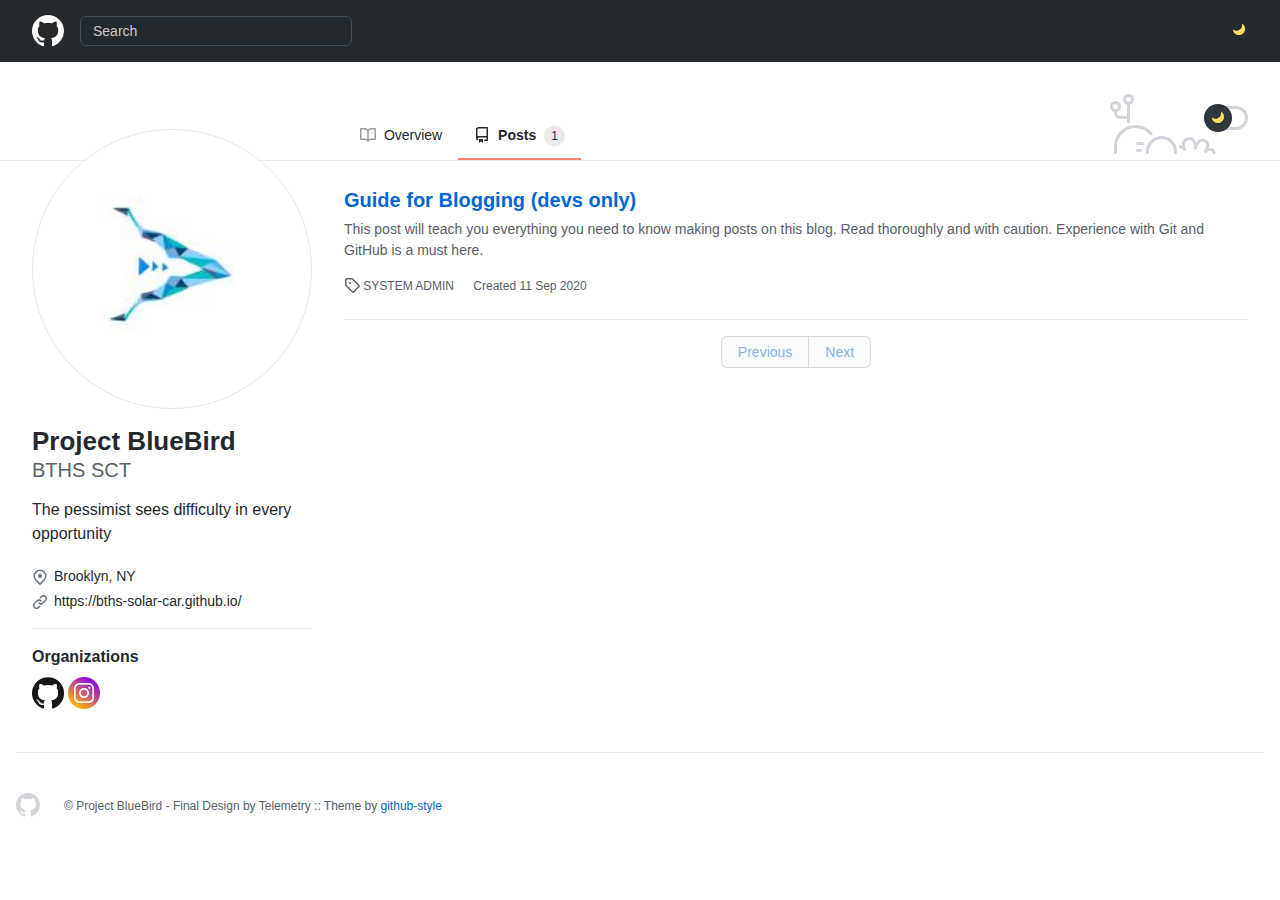
<file: post/index.html>
<!DOCTYPE html>
<html lang="en-us">
<head>
    <meta charset="utf-8">
    <meta name="viewport" content="width=device-width">
    <script type="application/javascript" src='https://bths-solar-car.github.io/blog/js/theme-mode.js'></script>
    <link rel="stylesheet" href='https://bths-solar-car.github.io/blog/css/frameworks.min.css' />
    <link rel="stylesheet" href='https://bths-solar-car.github.io/blog/css/github.min.css' />
    <link rel="stylesheet" href='https://bths-solar-car.github.io/blog/css/github-style.css' />
    <link rel="stylesheet" href='https://bths-solar-car.github.io/blog/css/light.css' />
    <link rel="stylesheet" href='https://bths-solar-car.github.io/blog/css/dark.css' />
    <link rel="stylesheet" href='https://bths-solar-car.github.io/blog/css/syntax.css' />
    <title>Posts - BlueBird Blog</title>
    
    <link rel="icon" type="image/x-icon" href='/images/github.png'>
    
    <meta name="theme-color" content="#1e2327">

    
    <meta name="description"
  content="" />
<meta name="keywords"
  content='Solar, Solar Car, Car, Blue, BlueBird, Blue Bird, Project, Solar Car Challenge, BTHS, Brooklyn Technical, High School, High, School, blog, electric car' />
<meta name="robots" content="noodp" />
<link rel="canonical" href="https://bths-solar-car.github.io/blog/post/" />


<meta name="twitter:card" content="summary" />
<meta name="twitter:title" content="Posts - BlueBird Blog" />
<meta name="twitter:description"
  content="" />
<meta name="twitter:site" content="https://bths-solar-car.github.io/blog/" />
<meta name="twitter:creator" content="" />
<meta name="twitter:image"
  content="https://bths-solar-car.github.io/blog/">


<meta property="og:type" content="website" />
<meta property="og:title" content="Posts - BlueBird Blog">
<meta property="og:description"
  content="" />
<meta property="og:url" content="https://bths-solar-car.github.io/blog/post/" />
<meta property="og:site_name" content="Posts" />
<meta property="og:image"
  content="https://bths-solar-car.github.io/blog/">
<meta property="og:image:width" content="2048">
<meta property="og:image:height" content="1024">




<link href="/blog/post/index.xml" rel="alternate" type="application/rss+xml" title="BlueBird Blog" />







</head>

<body>
  <div style="position: relative">
  <header class="Header js-details-container Details px-3 px-md-4 px-lg-5 flex-wrap flex-md-nowrap open Details--on">
    <div class="Header-item mobile-none" style="margin-top: -4px; margin-bottom: -4px;">
      <a class="Header-link" href="https://bths-solar-car.github.io/blog/">
        <svg class="octicon" height="32" viewBox="0 0 16 16" version="1.1" width="32">
          <path fill-rule="evenodd"
            d="M8 0C3.58 0 0 3.58 0 8c0 3.54 2.29 6.53 5.47 7.59.4.07.55-.17.55-.38 0-.19-.01-.82-.01-1.49-2.01.37-2.53-.49-2.69-.94-.09-.23-.48-.94-.82-1.13-.28-.15-.68-.52-.01-.53.63-.01 1.08.58 1.23.82.72 1.21 1.87.87 2.33.66.07-.52.28-.87.51-1.07-1.78-.2-3.64-.89-3.64-3.95 0-.87.31-1.59.82-2.15-.08-.2-.36-1.02.08-2.12 0 0 .67-.21 2.2.82.64-.18 1.32-.27 2-.27.68 0 1.36.09 2 .27 1.53-1.04 2.2-.82 2.2-.82.44 1.1.16 1.92.08 2.12.51.56.82 1.27.82 2.15 0 3.07-1.87 3.75-3.65 3.95.29.25.54.73.54 1.48 0 1.07-.01 1.93-.01 2.2 0 .21.15.46.55.38A8.013 8.013 0 0016 8c0-4.42-3.58-8-8-8z">
          </path>
        </svg>
      </a>
    </div>
    <div class="Header-item d-md-none">
      <button class="Header-link btn-link js-details-target" type="button"
        onclick="document.querySelector('#header-search').style.display = document.querySelector('#header-search').style.display == 'none'? 'block': 'none'">
        <svg height="24" class="octicon octicon-three-bars" viewBox="0 0 16 16" version="1.1" width="24">
          <path fill-rule="evenodd"
            d="M1 2.75A.75.75 0 011.75 2h12.5a.75.75 0 110 1.5H1.75A.75.75 0 011 2.75zm0 5A.75.75 0 011.75 7h12.5a.75.75 0 110 1.5H1.75A.75.75 0 011 7.75zM1.75 12a.75.75 0 100 1.5h12.5a.75.75 0 100-1.5H1.75z">
          </path>
        </svg>
      </button>
    </div>
    <div style="display: none;" id="header-search"
      class="Header-item Header-item--full flex-column flex-md-row width-full flex-order-2 flex-md-order-none mr-0 mr-md-3 mt-3 mt-md-0 Details-content--hidden-not-important d-md-flex">
      <div
        class="Header-search header-search flex-auto js-site-search position-relative flex-self-stretch flex-md-self-auto mb-3 mb-md-0 mr-0 mr-md-3 scoped-search site-scoped-search js-jump-to">
        <div class="position-relative">
          <form target="_blank" action="https://www.google.com/search" accept-charset="UTF-8" method="get"
            autocomplete="off">
            <label
              class="Header-search-label form-control input-sm header-search-wrapper p-0 js-chromeless-input-container header-search-wrapper-jump-to position-relative d-flex flex-justify-between flex-items-center">
              <input type="text"
                class="Header-search-input form-control input-sm header-search-input jump-to-field js-jump-to-field js-site-search-focus js-site-search-field is-clearable"
                name="q" value="" placeholder="Search" autocomplete="off">
              <input type="hidden" name="q" value="site:https://bths-solar-car.github.io/blog/">
            </label>
          </form>
        </div>
      </div>
    </div>

    <div class="Header-item Header-item--full flex-justify-center d-md-none position-relative">
      <a class="Header-link " href="https://bths-solar-car.github.io/blog/">
        <svg class="octicon octicon-mark-github v-align-middle" height="32" viewBox="0 0 16 16" version="1.1"
          width="32">
          <path fill-rule="evenodd"
            d="M8 0C3.58 0 0 3.58 0 8c0 3.54 2.29 6.53 5.47 7.59.4.07.55-.17.55-.38 0-.19-.01-.82-.01-1.49-2.01.37-2.53-.49-2.69-.94-.09-.23-.48-.94-.82-1.13-.28-.15-.68-.52-.01-.53.63-.01 1.08.58 1.23.82.72 1.21 1.87.87 2.33.66.07-.52.28-.87.51-1.07-1.78-.2-3.64-.89-3.64-3.95 0-.87.31-1.59.82-2.15-.08-.2-.36-1.02.08-2.12 0 0 .67-.21 2.2.82.64-.18 1.32-.27 2-.27.68 0 1.36.09 2 .27 1.53-1.04 2.2-.82 2.2-.82.44 1.1.16 1.92.08 2.12.51.56.82 1.27.82 2.15 0 3.07-1.87 3.75-3.65 3.95.29.25.54.73.54 1.48 0 1.07-.01 1.93-.01 2.2 0 .21.15.46.55.38A8.013 8.013 0 0016 8c0-4.42-3.58-8-8-8z">
          </path>
        </svg>
      </a>
    </div>
    <div class="Header-item" style="margin-right: 0;">
      <a href="javascript:void(0)" class="Header-link no-select" onclick="switchTheme()">
        <svg style="fill: var(--color-profile-color-modes-toggle-moon);" class="no-select" viewBox="0 0 16 16"
          version="1.1" width="16" height="16">
          <path fill-rule="evenodd" clip-rule="evenodd"
            d="M4.52208 7.71754C7.5782 7.71754 10.0557 5.24006 10.0557 2.18394C10.0557 1.93498 10.0392 1.68986 10.0074 1.44961C9.95801 1.07727 10.3495 0.771159 10.6474 0.99992C12.1153 2.12716 13.0615 3.89999 13.0615 5.89383C13.0615 9.29958 10.3006 12.0605 6.89485 12.0605C3.95334 12.0605 1.49286 10.001 0.876728 7.24527C0.794841 6.87902 1.23668 6.65289 1.55321 6.85451C2.41106 7.40095 3.4296 7.71754 4.52208 7.71754Z">
          </path>
        </svg>
      </a>
    </div>
  </header>
</div>
  
<div class="application-main">
  <main>
    


<div class="mt-4 position-sticky top-0 d-none d-md-block bg-white width-full border-bottom color-border-secondary"
  style="z-index:3;">
  <div class="container-xl px-3 px-md-4 px-lg-5">
    <div class="gutter-condensed gutter-lg flex-column flex-md-row d-flex">
      <div class="flex-shrink-0 col-12 col-md-3 mb-4 mb-md-0">
      </div>
      <div class="flex-shrink-0 col-12 col-md-9 mb-4 mb-md-0">
        <div class="UnderlineNav width-full box-shadow-none hx_UnderlineNav-with-profile-color-modes-banner">
          <nav class="UnderlineNav-body">
            <a class="UnderlineNav-item " href="https://bths-solar-car.github.io/blog/">
              <svg class="octicon octicon-book UnderlineNav-octicon hide-sm" height="16" viewBox="0 0 16 16"
                version="1.1" width="16">
                <path fill-rule="evenodd"
                  d="M0 1.75A.75.75 0 01.75 1h4.253c1.227 0 2.317.59 3 1.501A3.744 3.744 0 0111.006 1h4.245a.75.75 0 01.75.75v10.5a.75.75 0 01-.75.75h-4.507a2.25 2.25 0 00-1.591.659l-.622.621a.75.75 0 01-1.06 0l-.622-.621A2.25 2.25 0 005.258 13H.75a.75.75 0 01-.75-.75V1.75zm8.755 3a2.25 2.25 0 012.25-2.25H14.5v9h-3.757c-.71 0-1.4.201-1.992.572l.004-7.322zm-1.504 7.324l.004-5.073-.002-2.253A2.25 2.25 0 005.003 2.5H1.5v9h3.757a3.75 3.75 0 011.994.574z">
                </path>
              </svg>
              Overview
            </a>
            <a class="UnderlineNav-item  selected "
              href="/post/">
              <svg class="octicon octicon-repo UnderlineNav-octicon hide-sm" height="16" viewBox="0 0 16 16"
                version="1.1" width="16">
                <path fill-rule="evenodd"
                  d="M2 2.5A2.5 2.5 0 014.5 0h8.75a.75.75 0 01.75.75v12.5a.75.75 0 01-.75.75h-2.5a.75.75 0 110-1.5h1.75v-2h-8a1 1 0 00-.714 1.7.75.75 0 01-1.072 1.05A2.495 2.495 0 012 11.5v-9zm10.5-1V9h-8c-.356 0-.694.074-1 .208V2.5a1 1 0 011-1h8zM5 12.25v3.25a.25.25 0 00.4.2l1.45-1.087a.25.25 0 01.3 0L8.6 15.7a.25.25 0 00.4-.2v-3.25a.25.25 0 00-.25-.25h-3.5a.25.25 0 00-.25.25z">
                </path>
              </svg>
              Posts
              <span class="Counter">1</span>
            </a>
          </nav>
          <div class="profile-color-modes js-promo-color-modes-banner-profile isInitialToggle">
            <svg width="106" height="60" viewBox="0 0 106 60" fill="none" stroke-width="3" stroke-linecap="round"
              stroke-linejoin="round" xmlns="http://www.w3.org/2000/svg">
              <g class="profile-color-modes-illu-group profile-color-modes-illu-red">
                <path d="M37.5 58.5V57.5C37.5 49.768 43.768 43.5 51.5 43.5V43.5C59.232 43.5 65.5 49.768 65.5 57.5V58.5">
                </path>
              </g>
              <g class="profile-color-modes-illu-group profile-color-modes-illu-orange">
                <path
                  d="M104.07 58.5C103.401 55.092 97.7635 54.3869 95.5375 57.489C97.4039 54.6411 99.7685 48.8845 94.6889 46.6592C89.4817 44.378 86.1428 50.1604 85.3786 54.1158C85.9519 50.4768 83.7226 43.294 78.219 44.6737C72.7154 46.0534 72.7793 51.3754 74.4992 55.489C74.169 54.7601 72.4917 53.3567 70.5 52.8196">
                </path>
              </g>
              <g class="profile-color-modes-illu-group profile-color-modes-illu-purple">
                <path
                  d="M5.51109 58.5V52.5C5.51109 41.4543 14.4654 32.5 25.5111 32.5C31.4845 32.5 36.8464 35.1188 40.5111 39.2709C40.7212 39.5089 40.9258 39.7521 41.1245 40">
                </path>
                <path d="M27.511 49.5C29.6777 49.5 28.911 49.5 32.511 49.5"></path>
                <path d="M27.511 56.5C29.6776 56.5 26.911 56.5 30.511 56.5"></path>
              </g>
              <g class="profile-color-modes-illu-group profile-color-modes-illu-green">
                <circle cx="5.5" cy="12.5" r="4"></circle>
                <circle cx="18.5" cy="5.5" r="4"></circle>
                <path d="M18.5 9.5L18.5 27.5"></path>
                <path d="M18.5 23.5C6 23.5 5.5 23.6064 5.5 16.5"></path>
              </g>
              <g class="profile-color-modes-illu-group profile-color-modes-illu-blue">
                <g class="profile-color-modes-illu-frame">
                  <path
                    d="M40.6983 31.5C40.5387 29.6246 40.6456 28.0199 41.1762 27.2317C42.9939 24.5312 49.7417 26.6027 52.5428 30.2409C54.2551 29.8552 56.0796 29.6619 57.9731 29.6619C59.8169 29.6619 61.5953 29.8452 63.2682 30.211C66.0833 26.5913 72.799 24.5386 74.6117 27.2317C75.6839 28.8246 75.0259 33.7525 73.9345 37.5094C74.2013 37.9848 74.4422 38.4817 74.6555 39">
                  </path>
                </g>
                <g class="profile-color-modes-illu-frame">
                  <path
                    d="M41.508 31.5C41.6336 31.2259 41.7672 30.9582 41.9085 30.6968C40.7845 26.9182 40.086 21.8512 41.1762 20.2317C42.9939 17.5312 49.7417 19.6027 52.5428 23.2409C54.2551 22.8552 56.0796 22.6619 57.9731 22.6619C59.8169 22.6619 61.5953 22.8452 63.2682 23.211C66.0833 19.5913 72.799 17.5386 74.6117 20.2317C75.6839 21.8246 75.0259 26.7525 73.9345 30.5094C75.1352 32.6488 75.811 35.2229 75.811 38.2283C75.811 38.49 75.8058 38.7472 75.7957 39">
                  </path>
                  <path d="M49.4996 33V35.6757"></path>
                  <path d="M67.3375 33V35.6757"></path>
                </g>
                <g class="profile-color-modes-illu-frame">
                  <path
                    d="M41.508 31.5C41.6336 31.2259 41.7672 30.9582 41.9085 30.6968C40.7845 26.9182 40.086 21.8512 41.1762 20.2317C42.9939 17.5312 49.7417 19.6027 52.5428 23.2409C54.2551 22.8552 56.0796 22.6619 57.9731 22.6619C59.8169 22.6619 61.5953 22.8452 63.2682 23.211C66.0833 19.5913 72.799 17.5386 74.6117 20.2317C75.6839 21.8246 75.0259 26.7525 73.9345 30.5094C75.1352 32.6488 75.811 35.2229 75.811 38.2283C75.811 38.49 75.8058 38.7472 75.7957 39">
                  </path>
                </g>
                <g class="profile-color-modes-illu-frame">
                  <path
                    d="M41.508 31.5C41.6336 31.2259 41.7672 30.9582 41.9085 30.6968C40.7845 26.9182 40.086 21.8512 41.1762 20.2317C42.9939 17.5312 49.7417 19.6027 52.5428 23.2409C54.2551 22.8552 56.0796 22.6619 57.9731 22.6619C59.8169 22.6619 61.5953 22.8452 63.2682 23.211C66.0833 19.5913 72.799 17.5386 74.6117 20.2317C75.6839 21.8246 75.0259 26.7525 73.9345 30.5094C75.1352 32.6488 75.811 35.2229 75.811 38.2283C75.811 38.49 75.8058 38.7472 75.7957 39">
                  </path>
                  <path d="M49.4996 33V35.6757"></path>
                  <path d="M67.3375 33V35.6757"></path>
                </g>
                <g class="profile-color-modes-illu-frame">
                  <path
                    d="M41.508 31.5C41.6336 31.2259 41.7672 30.9582 41.9085 30.6968C40.7845 26.9182 40.086 21.8512 41.1762 20.2317C42.9939 17.5312 49.7417 19.6027 52.5428 23.2409C54.2551 22.8552 56.0796 22.6619 57.9731 22.6619C59.8169 22.6619 61.5953 22.8452 63.2682 23.211C66.0833 19.5913 72.799 17.5386 74.6117 20.2317C75.6839 21.8246 75.0259 26.7525 73.9345 30.5094C75.1352 32.6488 75.811 35.2229 75.811 38.2283C75.811 38.49 75.8058 38.7472 75.7957 39">
                  </path>
                </g>
                <g class="profile-color-modes-illu-frame">
                  <path
                    d="M41.508 31.5C41.6336 31.2259 41.7672 30.9582 41.9085 30.6968C40.7845 26.9182 40.086 21.8512 41.1762 20.2317C42.9939 17.5312 49.7417 19.6027 52.5428 23.2409C54.2551 22.8552 56.0796 22.6619 57.9731 22.6619C59.8169 22.6619 61.5953 22.8452 63.2682 23.211C66.0833 19.5913 72.799 17.5386 74.6117 20.2317C75.6839 21.8246 75.0259 26.7525 73.9345 30.5094C75.1352 32.6488 75.811 35.2229 75.811 38.2283C75.811 38.49 75.8058 38.7472 75.7957 39">
                  </path>
                  <path d="M49.4996 33V35.6757"></path>
                  <path d="M67.3375 33V35.6757"></path>
                </g>
                <g class="profile-color-modes-illu-frame">
                  <path
                    d="M73.4999 40.2236C74.9709 38.2049 75.8108 35.5791 75.8108 32.2283C75.8108 29.2229 75.1351 26.6488 73.9344 24.5094C75.0258 20.7525 75.6838 15.8246 74.6116 14.2317C72.7989 11.5386 66.0832 13.5913 63.2681 17.211C61.5952 16.8452 59.8167 16.6619 57.973 16.6619C56.0795 16.6619 54.2549 16.8552 52.5427 17.2409C49.7416 13.6027 42.9938 11.5312 41.176 14.2317C40.0859 15.8512 40.7843 20.9182 41.9084 24.6968C41.003 26.3716 40.4146 28.3065 40.2129 30.5">
                  </path>
                  <path d="M82.9458 30.5471L76.8413 31.657"></path>
                  <path d="M76.2867 34.4319L81.8362 37.7616"></path>
                  <path d="M49.4995 27.8242V30.4999"></path>
                  <path d="M67.3374 27.8242V30.4998"></path>
                </g>
                <g class="profile-color-modes-illu-frame">
                  <path
                    d="M45.3697 34.2658C41.8877 32.1376 39.7113 28.6222 39.7113 23.2283C39.7113 20.3101 40.3483 17.7986 41.4845 15.6968C40.3605 11.9182 39.662 6.85125 40.7522 5.23168C42.5699 2.53117 49.3177 4.6027 52.1188 8.24095C53.831 7.85521 55.6556 7.66186 57.5491 7.66186C59.3929 7.66186 61.1713 7.84519 62.8442 8.21095C65.6593 4.59134 72.375 2.5386 74.1877 5.23168C75.2599 6.82461 74.6019 11.7525 73.5105 15.5094C74.7112 17.6488 75.3869 20.2229 75.3869 23.2283C75.3869 28.6222 73.2105 32.1376 69.7285 34.2658C70.8603 35.5363 72.6057 38.3556 73.3076 40">
                  </path>
                  <path d="M49.0747 19.8242V22.4999"></path>
                  <path
                    d="M54.0991 28C54.6651 29.0893 55.7863 30.0812 57.9929 30.0812C59.0642 30.0812 59.8797 29.8461 60.5 29.4788">
                  </path>
                  <path d="M66.9126 19.8242V22.4999"></path>
                  <path d="M33.2533 20.0237L39.0723 22.1767"></path>
                  <path d="M39.1369 25.0058L33.0935 27.3212"></path>
                  <path d="M81.8442 19.022L76.0252 21.1751"></path>
                  <path d="M75.961 24.0041L82.0045 26.3196"></path>
                </g>
                <g class="profile-color-modes-illu-frame">
                  <path
                    d="M73.4999 40.2236C74.9709 38.2049 75.8108 35.5791 75.8108 32.2283C75.8108 29.2229 75.1351 26.6488 73.9344 24.5094C75.0258 20.7525 75.6838 15.8246 74.6116 14.2317C72.7989 11.5386 66.0832 13.5913 63.2681 17.211C61.5952 16.8452 59.8167 16.6619 57.973 16.6619C56.0795 16.6619 54.2549 16.8552 52.5427 17.2409C49.7416 13.6027 42.9938 11.5312 41.176 14.2317C40.0859 15.8512 40.7843 20.9182 41.9084 24.6968C41.003 26.3716 40.4146 28.3065 40.2129 30.5">
                  </path>
                  <path d="M82.9458 30.5471L76.8413 31.657"></path>
                  <path d="M76.2867 34.4319L81.8362 37.7616"></path>
                  <path d="M49.4995 27.8242V30.4999"></path>
                  <path d="M67.3374 27.8242V30.4998"></path>
                </g>
                <g class="profile-color-modes-illu-frame">
                  <path
                    d="M40.6983 31.5C40.5387 29.6246 40.6456 28.0199 41.1762 27.2317C42.9939 24.5312 49.7417 26.6027 52.5428 30.2409C54.2551 29.8552 56.0796 29.6619 57.9731 29.6619C59.8169 29.6619 61.5953 29.8452 63.2682 30.211C66.0833 26.5913 72.799 24.5386 74.6117 27.2317C75.6839 28.8246 75.0259 33.7525 73.9345 37.5094C74.2013 37.9848 74.4422 38.4817 74.6555 39">
                  </path>
                </g>
              </g>
            </svg>
            <span class="profile-color-modes-toggle js-promo-color-modes-toggle no-select" tabindex="0"
              onclick="switchTheme()">
              <div class="profile-color-modes-toggle-track no-select"></div>
              <div class="profile-color-modes-toggle-thumb js-promo-color-modes-thumb">
                <svg style="fill: var(--color-profile-color-modes-toggle-moon); margin: 7px 0 0 7px;" width="14"
                  height="13" viewBox="0 0 14 13" xmlns="http://www.w3.org/2000/svg">
                  <path fill-rule="evenodd" clip-rule="evenodd"
                    d="M4.52208 7.71754C7.5782 7.71754 10.0557 5.24006 10.0557 2.18394C10.0557 1.93498 10.0392 1.68986 10.0074 1.44961C9.95801 1.07727 10.3495 0.771159 10.6474 0.99992C12.1153 2.12716 13.0615 3.89999 13.0615 5.89383C13.0615 9.29958 10.3006 12.0605 6.89485 12.0605C3.95334 12.0605 1.49286 10.001 0.876728 7.24527C0.794841 6.87902 1.23668 6.65289 1.55321 6.85451C2.41106 7.40095 3.4296 7.71754 4.52208 7.71754Z">
                  </path>
                </svg>
              </div>
            </span>
          </div>
        </div>
      </div>
    </div>
  </div>
</div>
<div class="container-xl px-3 px-md-4 px-lg-5">
  <div class="gutter-condensed gutter-lg flex-column flex-md-row d-flex">
    <div class="flex-shrink-0 col-12 col-md-3 mb-4 mb-md-0">
      <div class="h-card mt-md-n5">
        <div class="user-profile-sticky-bar js-user-profile-sticky-bar d-none d-md-block" id="headerStuck">
          <div class="user-profile-mini-vcard d-table">
            <span class="user-profile-mini-avatar d-table-cell v-align-middle lh-condensed-ultra pr-2">
              
              <img class="rounded-1 avatar-user" height="32" width="32" src="https://bths-solar-car.github.io/blog/images/avatar.png">
              
            </span>
            <span class="d-table-cell v-align-middle lh-condensed">
              <strong>Project BlueBird</strong>
            </span>
          </div>
        </div>
        <div class="clearfix d-flex d-md-block flex-items-center mb-4 mb-md-0">
          <div class="position-relative d-inline-block col-2 col-md-12 mr-3 mr-md-0 flex-shrink-0" style="z-index:4;">
            
            <a href="https://bths-solar-car.github.io/blog/images/avatar.png">
              <img style="height:auto;" alt="Avatar" width="260" height="260" id="headerImg"
                class="avatar avatar-user width-full border bg-white" src="https://bths-solar-car.github.io/blog/images/avatar.png">
            </a>
            
          </div>

          <div
            class="vcard-names-container float-left col-10 col-md-12 pt-1 pt-md-3 pb-1 pb-md-3 js-sticky js-user-profile-sticky-fields"
            data-original-top="0px" style="position: sticky;">
            <h1 class="vcard-names pl-2 pl-md-0">
              <span class="p-name vcard-fullname d-block overflow-hidden">Project BlueBird</span>
              
              <span class="p-nickname vcard-username d-block">BTHS SCT</span>
              
            </h1>
          </div>
        </div>

        <div class="p-note user-profile-bio mb-3 js-user-profile-bio f4">
          <div>The pessimist sees difficulty in every opportunity</div>
        </div>

        <div class="d-flex flex-column">
          <div class="js-profile-editable-area d-flex flex-column d-md-block">
            <ul class="vcard-details">
              
              <li class="vcard-detail pt-1 css-truncate css-truncate-target hide-sm hide-md">
                <svg class="octicon octicon-location" viewBox="0 0 16 16" version="1.1" width="16" height="16">
                  <path fill-rule="evenodd"
                    d="M11.536 3.464a5 5 0 010 7.072L8 14.07l-3.536-3.535a5 5 0 117.072-7.072v.001zm1.06 8.132a6.5 6.5 0 10-9.192 0l3.535 3.536a1.5 1.5 0 002.122 0l3.535-3.536zM8 9a2 2 0 100-4 2 2 0 000 4z">
                  </path>
                </svg>
                <span class="p-label">Brooklyn, NY</span>
              </li>
              

              

              <li class="vcard-detail pt-1 css-truncate css-truncate-target ">
                <svg class="octicon octicon-link" viewBox="0 0 16 16" version="1.1" width="16" height="16">
                  <path fill-rule="evenodd"
                    d="M7.775 3.275a.75.75 0 001.06 1.06l1.25-1.25a2 2 0 112.83 2.83l-2.5 2.5a2 2 0 01-2.83 0 .75.75 0 00-1.06 1.06 3.5 3.5 0 004.95 0l2.5-2.5a3.5 3.5 0 00-4.95-4.95l-1.25 1.25zm-4.69 9.64a2 2 0 010-2.83l2.5-2.5a2 2 0 012.83 0 .75.75 0 001.06-1.06 3.5 3.5 0 00-4.95 0l-2.5 2.5a3.5 3.5 0 004.95 4.95l1.25-1.25a.75.75 0 00-1.06-1.06l-1.25 1.25a2 2 0 01-2.83 0z">
                  </path>
                </svg>
                
                <a rel="nofollow me" class="link-gray-dark" href="https://bths-solar-car.github.io/">https://bths-solar-car.github.io/</a>
                
              </li>
            </ul>
          </div>
        </div>

        <div class="border-top color-border-secondary pt-3 mt-3 clearfix hide-sm hide-md">
          <h2 class="mb-2 h4">Organizations</h2>
          
          <a class="avatar-group-item" href="https://github.com/BTHS%20SCT">
            <img alt="@github" width="32" height="32" src="https://bths-solar-car.github.io/blog/images/github.png" class="avatar">
          </a>
          

          

          

          

          
          <a class="avatar-group-item" href="https://instagram.com/bths.solar">
            <img alt="@instagram" width="32" height="32" src="https://bths-solar-car.github.io/blog/images/instagram.png" class="avatar">
          </a>
          

          

          

          
        </div>
      </div>
    </div>

    <div class="flex-shrink-0 col-12 col-md-9 mb-4 mb-md-0">
      

<div class="UnderlineNav user-profile-nav d-block d-md-none position-sticky top-0 pl-3 ml-n3 mr-n3 pr-3 bg-white"
  style="z-index:3;">
  <nav class="UnderlineNav-body">
    <a class="UnderlineNav-item " href="https://bths-solar-car.github.io/blog/">
      <svg class="octicon octicon-book UnderlineNav-octicon hide-sm" height="16" viewBox="0 0 16 16" version="1.1"
        width="16">
        <path fill-rule="evenodd"
          d="M0 1.75A.75.75 0 01.75 1h4.253c1.227 0 2.317.59 3 1.501A3.744 3.744 0 0111.006 1h4.245a.75.75 0 01.75.75v10.5a.75.75 0 01-.75.75h-4.507a2.25 2.25 0 00-1.591.659l-.622.621a.75.75 0 01-1.06 0l-.622-.621A2.25 2.25 0 005.258 13H.75a.75.75 0 01-.75-.75V1.75zm8.755 3a2.25 2.25 0 012.25-2.25H14.5v9h-3.757c-.71 0-1.4.201-1.992.572l.004-7.322zm-1.504 7.324l.004-5.073-.002-2.253A2.25 2.25 0 005.003 2.5H1.5v9h3.757a3.75 3.75 0 011.994.574z">
        </path>
      </svg>
      Overview
    </a>
    <a class='UnderlineNav-item   selected '
      href="/post/">
      <svg class="octicon octicon-repo UnderlineNav-octicon hide-sm" height="16" viewBox="0 0 16 16" version="1.1"
        width="16">
        <path fill-rule="evenodd"
          d="M2 2.5A2.5 2.5 0 014.5 0h8.75a.75.75 0 01.75.75v12.5a.75.75 0 01-.75.75h-2.5a.75.75 0 110-1.5h1.75v-2h-8a1 1 0 00-.714 1.7.75.75 0 01-1.072 1.05A2.495 2.495 0 012 11.5v-9zm10.5-1V9h-8c-.356 0-.694.074-1 .208V2.5a1 1 0 011-1h8zM5 12.25v3.25a.25.25 0 00.4.2l1.45-1.087a.25.25 0 01.3 0L8.6 15.7a.25.25 0 00.4-.2v-3.25a.25.25 0 00-.25-.25h-3.5a.25.25 0 00-.25.25z">
        </path>
      </svg>
      Posts
      <span class="Counter ">1</span>
    </a>
  </nav>
</div>
      
      
<div>
  <div class="position-relative">
    <div>
      
      <ul>
        
        <li class="col-12 d-flex width-full py-4 border-bottom color-border-secondary public source">
          <div class="col-12 d-inline-block">
            <div class="d-inline-block mb-1">
              <h3 class="wb-break-all">
                <a href="https://bths-solar-car.github.io/blog/post/note-to-devs/">Guide for Blogging (devs only)</a>
              </h3>
            </div>

            <div>
              <div class="col-12 d-inline-block text-gray mb-2 pr-4">
                This post will teach you everything you need to know making posts on this blog. Read thoroughly and with caution. Experience with Git and GitHub is a must here.
              </div>
            </div>

            <div class="f6 text-gray mt-2">
              
              
              <a class="muted-link mr-3" href="/blog/tags/system-admin">
                <svg class="octicon octicon-tag" viewBox="0 0 16 16" version="1.1" width="16" height="16">
                  <path fill-rule="evenodd"
                    d="M2.5 7.775V2.75a.25.25 0 01.25-.25h5.025a.25.25 0 01.177.073l6.25 6.25a.25.25 0 010 .354l-5.025 5.025a.25.25 0 01-.354 0l-6.25-6.25a.25.25 0 01-.073-.177zm-1.5 0V2.75C1 1.784 1.784 1 2.75 1h5.025c.464 0 .91.184 1.238.513l6.25 6.25a1.75 1.75 0 010 2.474l-5.026 5.026a1.75 1.75 0 01-2.474 0l-6.25-6.25A1.75 1.75 0 011 7.775zM6 5a1 1 0 100 2 1 1 0 000-2z">
                  </path>
                </svg>
                SYSTEM ADMIN
              </a>
              
              

              Created
              <relative-time datetime="Fri, 11 Sep 2020 13:24:16 -0500" class="no-wrap"
                title="Fri, 11 Sep 2020 13:24:16 -0500">
                Fri, 11 Sep 2020 13:24:16 -0500
              </relative-time>
            </div>
          </div>
        </li>
        
      </ul>
      <div class="paginate-container">
        <div class="BtnGroup">
          
          <button class="btn btn-outline BtnGroup-item" disabled="disabled">Previous</button>
          
          
          <button class="btn btn-outline BtnGroup-item" disabled="disabled">Next</button>
          
        </div>
      </div>
    </div>
  </div>
</div>

      
    </div>
  </div>
</div>
<script>
window.onscroll = function (e) {
  const headerImg = document.querySelector('#headerImg');
  if (headerImg.getBoundingClientRect().bottom <= 0) {
    document.querySelector('#headerStuck').classList.add('is-stuck');
  } else {
    document.querySelector('#headerStuck').classList.remove('is-stuck');
  }
};
</script>

    
</div>

  <div class="footer container-xl width-full p-responsive">
  <div
    class="position-relative d-flex flex-row-reverse flex-lg-row flex-wrap flex-lg-nowrap flex-justify-center flex-lg-justify-between flex-sm-items-center pt-6 pb-2 mt-6 f6 text-gray border-top border-gray-light ">
    <a aria-label="Homepage" title="GitHub" class="footer-octicon d-none d-lg-block mr-lg-4" href="https://bths-solar-car.github.io/blog/">
      <svg height="24" class="octicon octicon-mark-github" viewBox="0 0 16 16" version="1.1" width="24">
        <path fill-rule="evenodd"
          d="M8 0C3.58 0 0 3.58 0 8c0 3.54 2.29 6.53 5.47 7.59.4.07.55-.17.55-.38 0-.19-.01-.82-.01-1.49-2.01.37-2.53-.49-2.69-.94-.09-.23-.48-.94-.82-1.13-.28-.15-.68-.52-.01-.53.63-.01 1.08.58 1.23.82.72 1.21 1.87.87 2.33.66.07-.52.28-.87.51-1.07-1.78-.2-3.64-.89-3.64-3.95 0-.87.31-1.59.82-2.15-.08-.2-.36-1.02.08-2.12 0 0 .67-.21 2.2.82.64-.18 1.32-.27 2-.27.68 0 1.36.09 2 .27 1.53-1.04 2.2-.82 2.2-.82.44 1.1.16 1.92.08 2.12.51.56.82 1.27.82 2.15 0 3.07-1.87 3.75-3.65 3.95.29.25.54.73.54 1.48 0 1.07-.01 1.93-.01 2.2 0 .21.15.46.55.38A8.013 8.013 0 0016 8c0-4.42-3.58-8-8-8z">
        </path>
      </svg>
    </a>
    <ul class="list-style-none d-flex flex-wrap col-12 flex-justify-center flex-lg-justify-between mb-2 mb-lg-0">
      
      <li class="mr-3 mr-lg-0">© Project BlueBird - Final Design by Telemetry :: Theme by <a href='https://github.com/MeiK2333/github-style'>github-style</a></li>
      
    </ul>
  </div>
  <div class="d-flex flex-justify-center pb-6">
    <span class="f6 text-gray-light"></span>
  </div>


</div>

</body>

<script type="application/javascript" src="https://bths-solar-car.github.io/blog/js/github-style.js"></script>



</html>
</file>
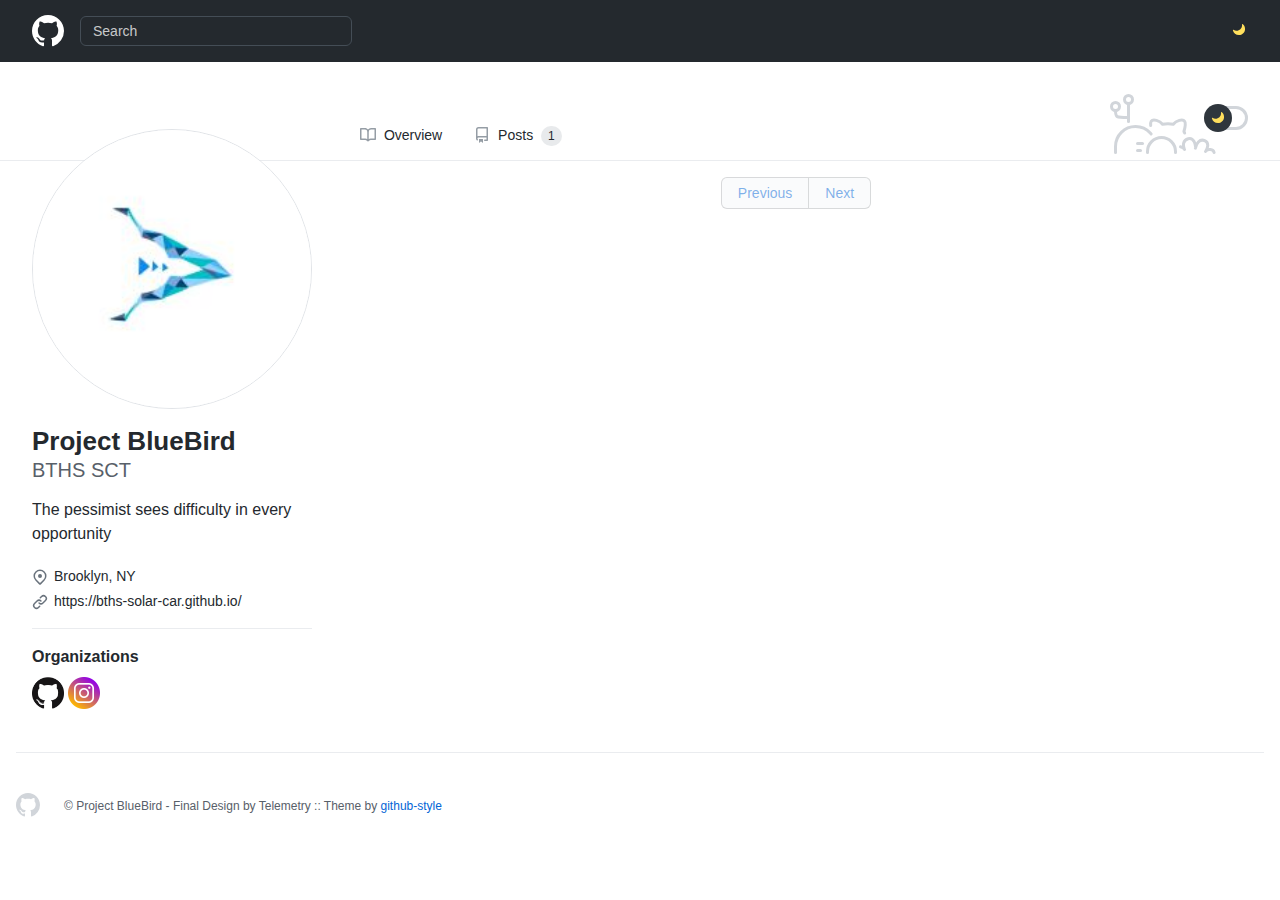
<file: categories/page/1/index.html>
<!DOCTYPE html><html><head><title>https://bths-solar-car.github.io/blog/categories/</title><link rel="canonical" href="https://bths-solar-car.github.io/blog/categories/"/><meta name="robots" content="noindex"><meta charset="utf-8" /><meta http-equiv="refresh" content="0; url=https://bths-solar-car.github.io/blog/categories/" /></head></html>
</file>
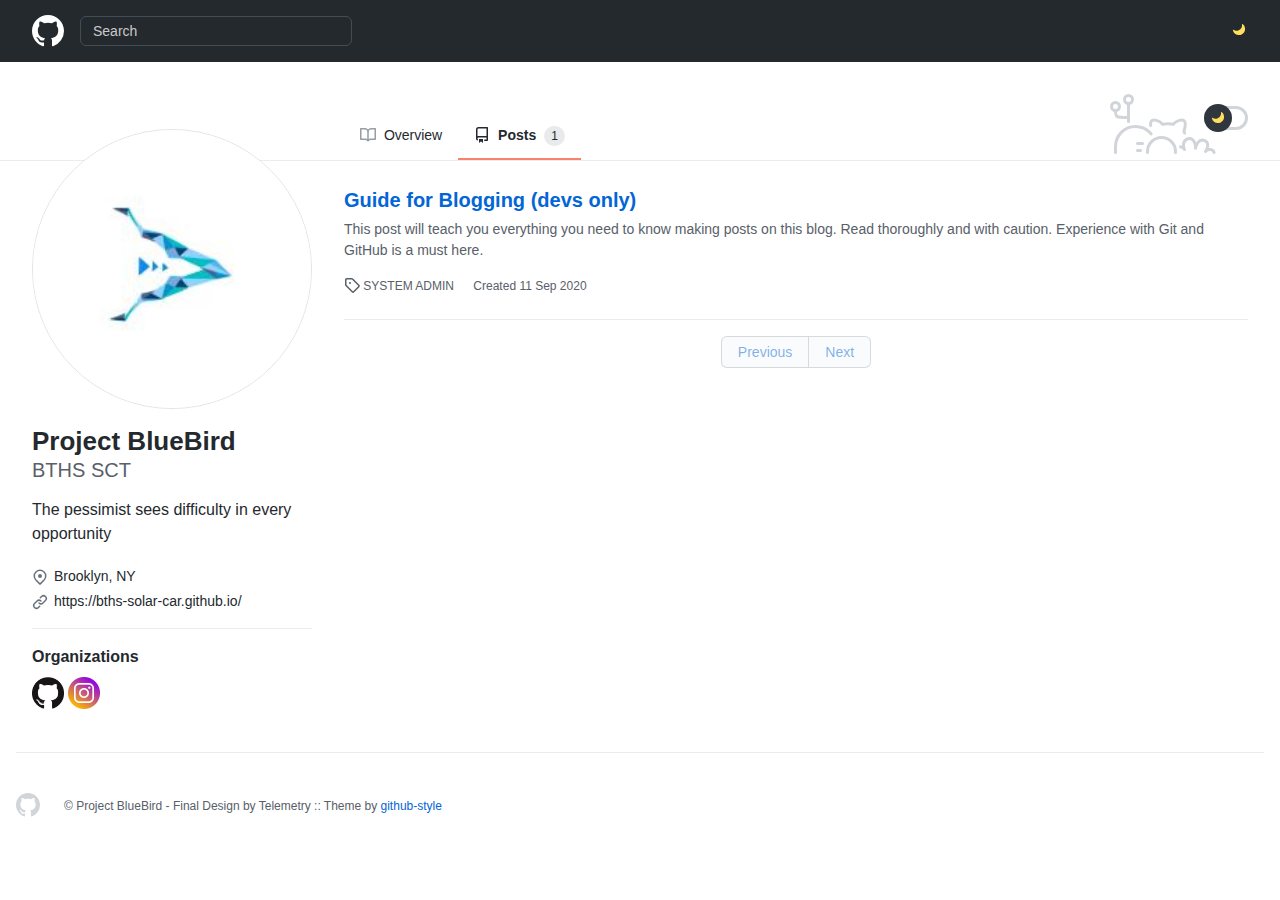
<file: post/page/1/index.html>
<!DOCTYPE html><html><head><title>https://bths-solar-car.github.io/blog/post/</title><link rel="canonical" href="https://bths-solar-car.github.io/blog/post/"/><meta name="robots" content="noindex"><meta charset="utf-8" /><meta http-equiv="refresh" content="0; url=https://bths-solar-car.github.io/blog/post/" /></head></html>
</file>
